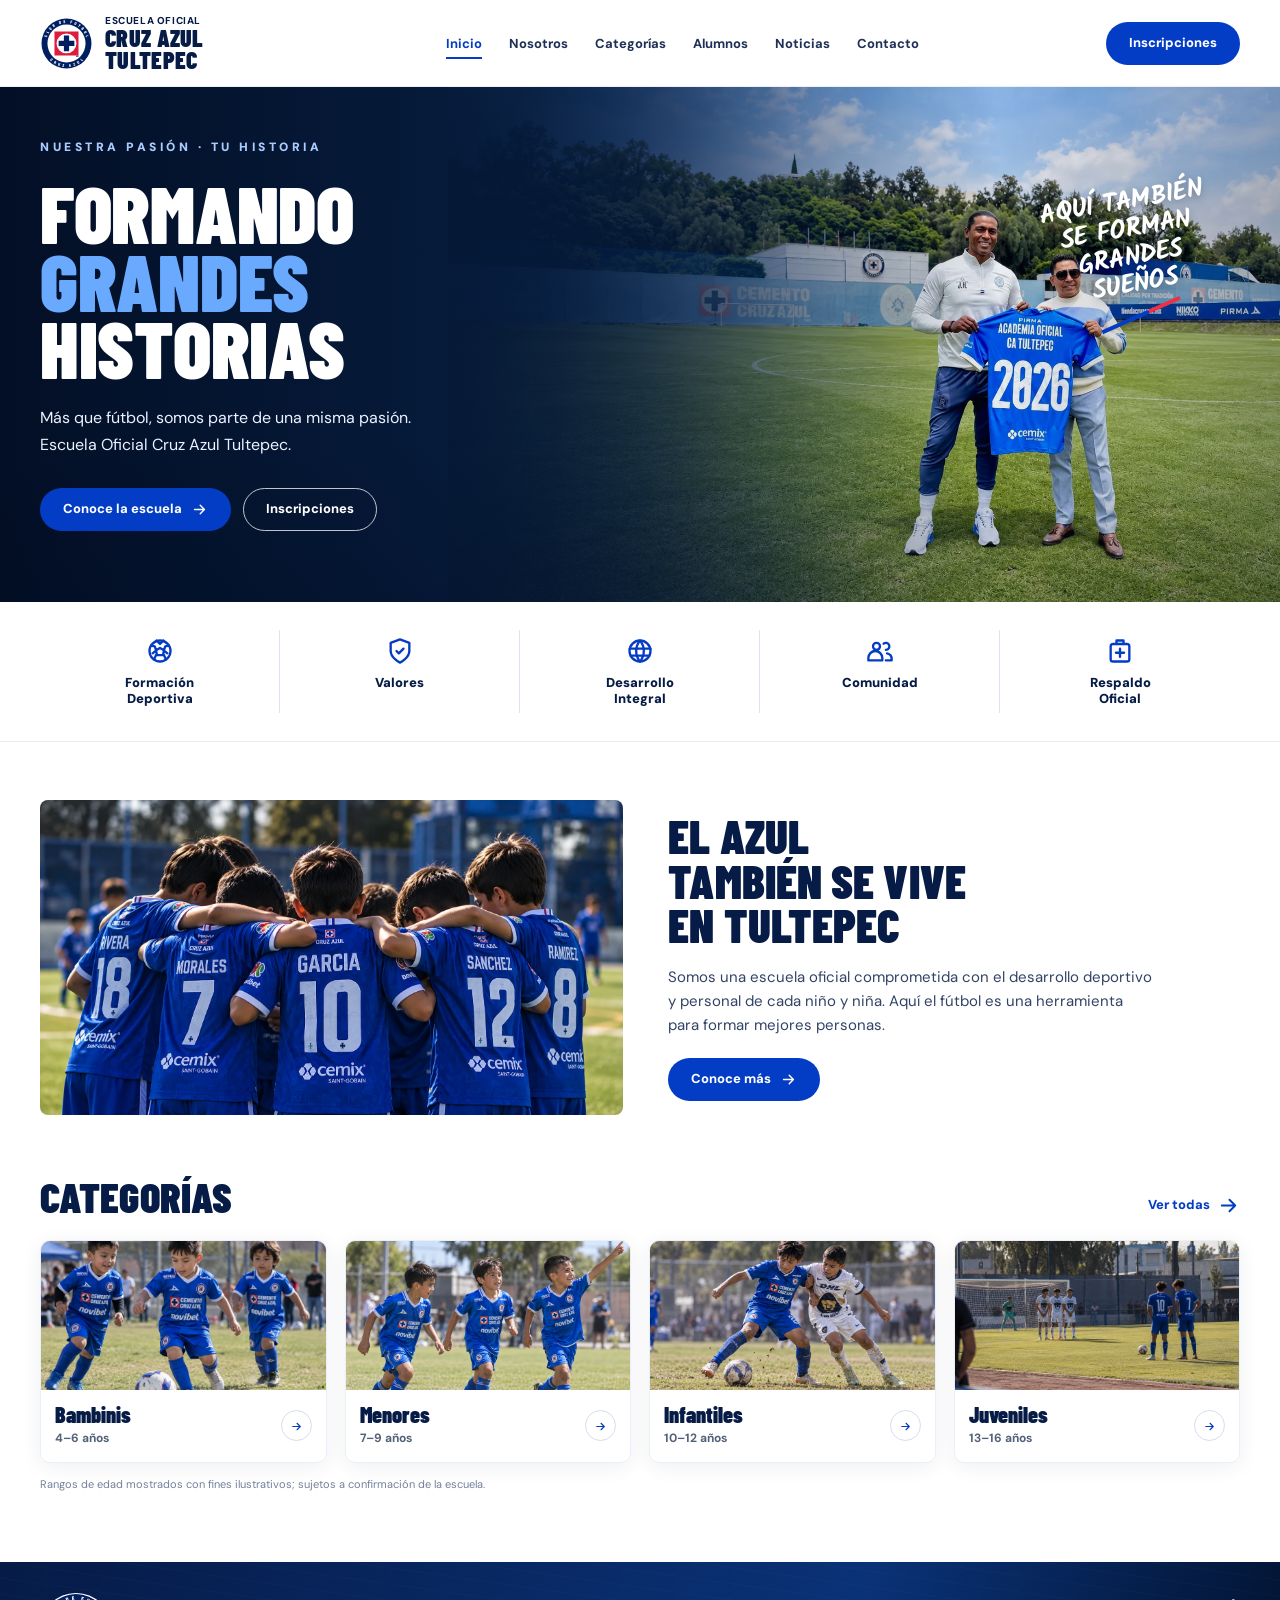
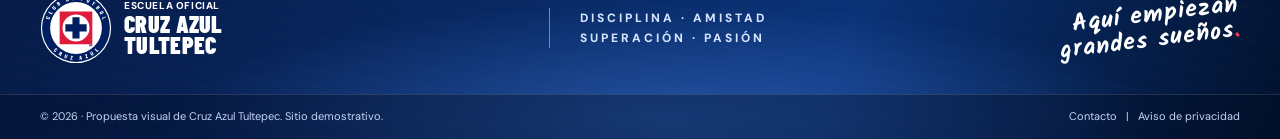
<file: index.html>
<!DOCTYPE html><html lang="es-MX"><head><meta charset="UTF-8"><meta name="viewport" content="width=device-width,initial-scale=1"><meta name="color-scheme" content="light"><meta name="theme-color" content="#061b46"><meta name="description" content="Prototipo web de la Escuela Oficial Cruz Azul Tultepec: formación, categorías y fichas ilustrativas de alumnos."><title>Inicio | Cruz Azul Tultepec · Demo</title><link rel="icon" type="image/svg+xml" href="assets/img/escudo-conceptual.svg"><link rel="stylesheet" href="assets/css/styles.css"></head><body class=""><div class="site-shell"><header class="site-header"><div class="container nav">
<a class="brand" href="index.html" aria-label="Inicio Cruz Azul Tultepec"><img class="brand-mark" src="assets/img/escudo-conceptual.svg" alt="Emblema conceptual"><div class="brand-words"><small>ESCUELA OFICIAL</small><span>CRUZ AZUL</span><span>TULTEPEC</span></div></a>
<nav aria-label="Menú principal"><ul class="nav-list" id="primary-menu"><li><a href="index.html" class="active" aria-current="page">Inicio</a></li><li><a href="nosotros.html" class="" >Nosotros</a></li><li><a href="categorias.html" class="" >Categorías</a></li><li><a href="alumnos.html" class="" >Alumnos</a></li><li><a href="noticias.html" class="" >Noticias</a></li><li><a href="contacto.html" class="" >Contacto</a></li></ul></nav>
<a class="btn btn-head" href="inscripciones.html">Inscripciones</a>
<button class="nav-toggle" type="button" aria-expanded="false" aria-controls="primary-menu" aria-label="Abrir menú"><svg class="ico" viewBox="0 0 24 24" aria-hidden="true"><path d="M3 6h18M3 12h18M3 18h18" /></svg></button>
</div></header><main class="main-content" id="contenido"><section class="hero"><div class="hero-photo" aria-hidden="true"></div><div class="container hero-inner"><div class="hero-copy"><div class="eyebrow eyebrow-light">Nuestra pasión · Tu historia</div><h1>FORMANDO<br><em>GRANDES</em><br>HISTORIAS</h1><p>Más que fútbol, somos parte de una misma pasión. Escuela Oficial Cruz Azul Tultepec.</p><div class="hero-actions"><a class="btn" href="nosotros.html">Conoce la escuela<span data-icon="arrow-right"></span></a><a class="btn btn-outline" href="inscripciones.html">Inscripciones</a></div></div><div class="hero-scribble scribble">AQUÍ TAMBIÉN<br>SE FORMAN<br>GRANDES<br>SUEÑOS<div class="scribble-rule"></div></div></div></section>
<section class="values"><div class="container values-grid"><div class="value"><span data-icon="ball"></span><span>Formación<br>Deportiva</span></div><div class="value"><span data-icon="shield"></span><span>Valores</span></div><div class="value"><span data-icon="globe"></span><span>Desarrollo<br>Integral</span></div><div class="value"><span data-icon="users"></span><span>Comunidad</span></div><div class="value"><span data-icon="medical"></span><span>Respaldo<br>Oficial</span></div></div></section>
<section class="section"><div class="container about-split"><img src="assets/img/team-huddle.webp" alt="Equipo infantil reunido antes de jugar"><div class="about-copy"><h2 class="section-title">EL AZUL<br>TAMBIÉN SE VIVE<br>EN TULTEPEC</h2><p>Somos una escuela oficial comprometida con el desarrollo deportivo y personal de cada niño y niña. Aquí el fútbol es una herramienta para formar mejores personas.</p><a class="btn" href="nosotros.html">Conoce más<span data-icon="arrow-right"></span></a></div></div></section>
<section class="section" style="padding-top:4px"><div class="container"><div class="section-heading"><h2 class="section-title">Categorías</h2><a href="categorias.html" class="text-link">Ver todas <span data-icon="arrow-right"></span></a></div><div class="category-grid"><a class="category-card" href="categorias.html#categoria-1"><img loading="lazy" src="assets/img/category-1.webp" alt="Niños en entrenamiento de fútbol, imagen de referencia"><div class="category-card-body"><div><strong>Bambinis</strong><small>4–6 años</small></div><span class="circle-arrow"><span data-icon="arrow-right"></span></span></div></a><a class="category-card" href="categorias.html#categoria-2"><img loading="lazy" src="assets/img/category-2.webp" alt="Niños en entrenamiento de fútbol, imagen de referencia"><div class="category-card-body"><div><strong>Menores</strong><small>7–9 años</small></div><span class="circle-arrow"><span data-icon="arrow-right"></span></span></div></a><a class="category-card" href="categorias.html#categoria-3"><img loading="lazy" src="assets/img/category-3.webp" alt="Niños en entrenamiento de fútbol, imagen de referencia"><div class="category-card-body"><div><strong>Infantiles</strong><small>10–12 años</small></div><span class="circle-arrow"><span data-icon="arrow-right"></span></span></div></a><a class="category-card" href="categorias.html#categoria-4"><img loading="lazy" src="assets/img/category-4.webp" alt="Niños en entrenamiento de fútbol, imagen de referencia"><div class="category-card-body"><div><strong>Juveniles</strong><small>13–16 años</small></div><span class="circle-arrow"><span data-icon="arrow-right"></span></span></div></a></div><p class="small-print" style="margin-top:13px">Rangos de edad mostrados con fines ilustrativos; sujetos a confirmación de la escuela.</p></div></section></main><footer class="site-footer"><div class="container footer-inner"><a class="brand" href="index.html"><img class="brand-mark" src="assets/img/escudo-conceptual.svg" alt="Emblema conceptual"><div class="brand-words"><small>ESCUELA OFICIAL</small><span>CRUZ AZUL</span><span>TULTEPEC</span></div></a><div class="footer-middle">Disciplina · Amistad<br>Superación · Pasión</div><div class="footer-tagline">Aquí empiezan<br>grandes sueños<span style="color:#f3364b">.</span></div></div><div class="footer-bottom"><div class="container"><span>© 2026 · Propuesta visual de Cruz Azul Tultepec. Sitio demostrativo.</span><span><a href="contacto.html">Contacto</a> &nbsp; | &nbsp; <a href="aviso.html">Aviso de privacidad</a></span></div></div></footer></div><script src="assets/js/site.js" defer></script></body></html>
</file>
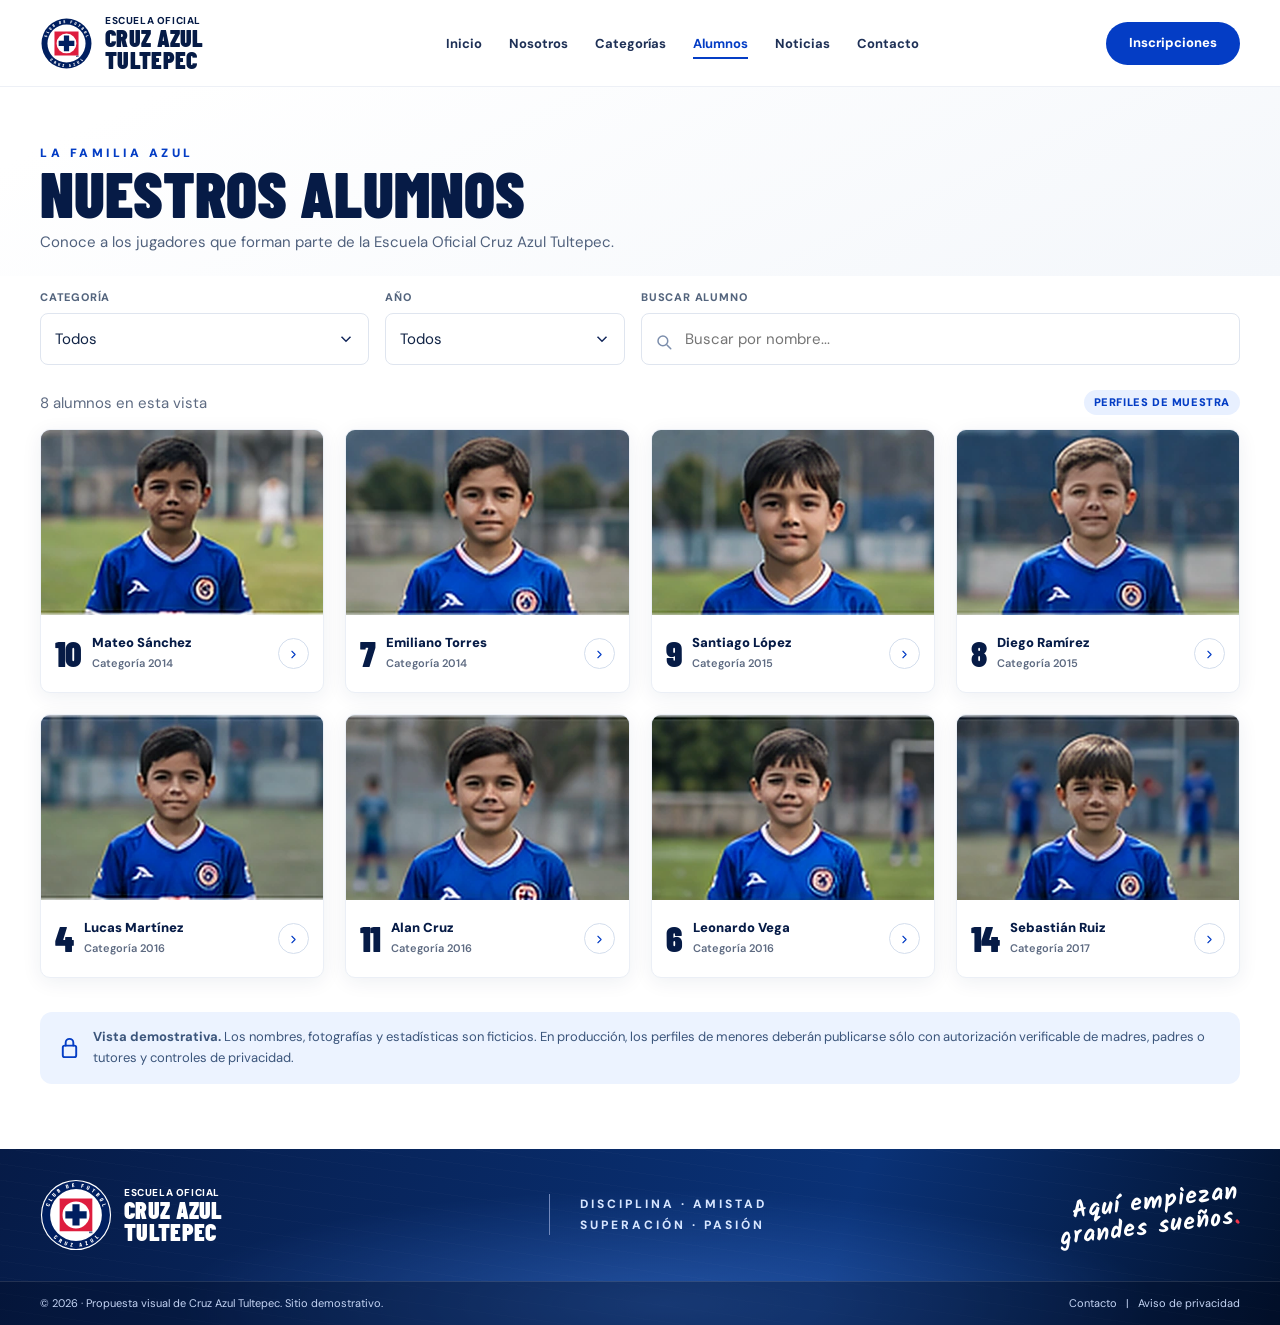
<file: alumnos.html>
<!DOCTYPE html><html lang="es-MX"><head><meta charset="UTF-8"><meta name="viewport" content="width=device-width,initial-scale=1"><meta name="color-scheme" content="light"><meta name="theme-color" content="#061b46"><meta name="description" content="Prototipo web de la Escuela Oficial Cruz Azul Tultepec: formación, categorías y fichas ilustrativas de alumnos."><title>Nuestros alumnos | Cruz Azul Tultepec · Demo</title><link rel="icon" type="image/svg+xml" href="assets/img/escudo-conceptual.svg"><link rel="stylesheet" href="assets/css/styles.css"></head><body class=""><div class="site-shell"><header class="site-header"><div class="container nav">
<a class="brand" href="index.html" aria-label="Inicio Cruz Azul Tultepec"><img class="brand-mark" src="assets/img/escudo-conceptual.svg" alt="Emblema conceptual"><div class="brand-words"><small>ESCUELA OFICIAL</small><span>CRUZ AZUL</span><span>TULTEPEC</span></div></a>
<nav aria-label="Menú principal"><ul class="nav-list" id="primary-menu"><li><a href="index.html" class="" >Inicio</a></li><li><a href="nosotros.html" class="" >Nosotros</a></li><li><a href="categorias.html" class="" >Categorías</a></li><li><a href="alumnos.html" class="active" aria-current="page">Alumnos</a></li><li><a href="noticias.html" class="" >Noticias</a></li><li><a href="contacto.html" class="" >Contacto</a></li></ul></nav>
<a class="btn btn-head" href="inscripciones.html">Inscripciones</a>
<button class="nav-toggle" type="button" aria-expanded="false" aria-controls="primary-menu" aria-label="Abrir menú"><svg class="ico" viewBox="0 0 24 24" aria-hidden="true"><path d="M3 6h18M3 12h18M3 18h18" /></svg></button>
</div></header><main class="main-content" id="contenido"><section class="page-hero"><div class="container"><div class="eyebrow">La familia azul</div><h1>NUESTROS ALUMNOS</h1><p>Conoce a los jugadores que forman parte de la Escuela Oficial Cruz Azul Tultepec.</p></div></section>
<section class="page-margin-bottom"><div class="container"><div class="filter-panel"><div class="field"><label for="category-filter">Categoría</label><select id="category-filter"><option value="">Todos</option><option value="Infantil">Infantil</option><option value="Menores">Menores</option></select></div><div class="field"><label for="year-filter">Año</label><select id="year-filter"><option value="">Todos</option><option>2014</option><option>2015</option><option>2016</option><option>2017</option></select></div><div class="field field-search"><label for="search-player">Buscar alumno</label><span data-icon="search"></span><input id="search-player" type="search" placeholder="Buscar por nombre..." aria-label="Buscar alumno"></div></div><div class="section-heading" style="margin-bottom:14px"><span class="muted" id="result-count">8 alumnos en esta vista</span><span class="chip">Perfiles de muestra</span></div><div class="students-grid"><a class="student-card" data-name="mateo sánchez" data-year="2014" data-category="Infantil" href="perfil.html?id=1"><img loading="lazy" src="assets/img/kid-01.webp" alt="Retrato ilustrativo de Mateo Sánchez"><div class="student-card-bottom"><span class="student-number">10</span><div class="student-meta"><div class="student-name">Mateo Sánchez</div><small>Categoría 2014</small></div><span class="circle-arrow"><span data-icon="chevron-right"></span></span></div></a><a class="student-card" data-name="emiliano torres" data-year="2014" data-category="Infantil" href="perfil.html?id=2"><img loading="lazy" src="assets/img/kid-02.webp" alt="Retrato ilustrativo de Emiliano Torres"><div class="student-card-bottom"><span class="student-number">7</span><div class="student-meta"><div class="student-name">Emiliano Torres</div><small>Categoría 2014</small></div><span class="circle-arrow"><span data-icon="chevron-right"></span></span></div></a><a class="student-card" data-name="santiago lópez" data-year="2015" data-category="Infantil" href="perfil.html?id=3"><img loading="lazy" src="assets/img/kid-03.webp" alt="Retrato ilustrativo de Santiago López"><div class="student-card-bottom"><span class="student-number">9</span><div class="student-meta"><div class="student-name">Santiago López</div><small>Categoría 2015</small></div><span class="circle-arrow"><span data-icon="chevron-right"></span></span></div></a><a class="student-card" data-name="diego ramírez" data-year="2015" data-category="Infantil" href="perfil.html?id=4"><img loading="lazy" src="assets/img/kid-04.webp" alt="Retrato ilustrativo de Diego Ramírez"><div class="student-card-bottom"><span class="student-number">8</span><div class="student-meta"><div class="student-name">Diego Ramírez</div><small>Categoría 2015</small></div><span class="circle-arrow"><span data-icon="chevron-right"></span></span></div></a><a class="student-card" data-name="lucas martínez" data-year="2016" data-category="Menores" href="perfil.html?id=5"><img loading="lazy" src="assets/img/kid-05.webp" alt="Retrato ilustrativo de Lucas Martínez"><div class="student-card-bottom"><span class="student-number">4</span><div class="student-meta"><div class="student-name">Lucas Martínez</div><small>Categoría 2016</small></div><span class="circle-arrow"><span data-icon="chevron-right"></span></span></div></a><a class="student-card" data-name="alan cruz" data-year="2016" data-category="Menores" href="perfil.html?id=6"><img loading="lazy" src="assets/img/kid-06.webp" alt="Retrato ilustrativo de Alan Cruz"><div class="student-card-bottom"><span class="student-number">11</span><div class="student-meta"><div class="student-name">Alan Cruz</div><small>Categoría 2016</small></div><span class="circle-arrow"><span data-icon="chevron-right"></span></span></div></a><a class="student-card" data-name="leonardo vega" data-year="2016" data-category="Menores" href="perfil.html?id=7"><img loading="lazy" src="assets/img/kid-07.webp" alt="Retrato ilustrativo de Leonardo Vega"><div class="student-card-bottom"><span class="student-number">6</span><div class="student-meta"><div class="student-name">Leonardo Vega</div><small>Categoría 2016</small></div><span class="circle-arrow"><span data-icon="chevron-right"></span></span></div></a><a class="student-card" data-name="sebastián ruiz" data-year="2017" data-category="Menores" href="perfil.html?id=8"><img loading="lazy" src="assets/img/kid-08.webp" alt="Retrato ilustrativo de Sebastián Ruiz"><div class="student-card-bottom"><span class="student-number">14</span><div class="student-meta"><div class="student-name">Sebastián Ruiz</div><small>Categoría 2017</small></div><span class="circle-arrow"><span data-icon="chevron-right"></span></span></div></a></div><div id="empty-state" class="empty-state" hidden>No encontramos alumnos con esos filtros. Prueba con otro nombre o categoría.</div><div class="directory-foot"><span data-icon="lock"></span><span><strong>Vista demostrativa.</strong> Los nombres, fotografías y estadísticas son ficticios. En producción, los perfiles de menores deberán publicarse sólo con autorización verificable de madres, padres o tutores y controles de privacidad.</span></div></div></section></main><footer class="site-footer"><div class="container footer-inner"><a class="brand" href="index.html"><img class="brand-mark" src="assets/img/escudo-conceptual.svg" alt="Emblema conceptual"><div class="brand-words"><small>ESCUELA OFICIAL</small><span>CRUZ AZUL</span><span>TULTEPEC</span></div></a><div class="footer-middle">Disciplina · Amistad<br>Superación · Pasión</div><div class="footer-tagline">Aquí empiezan<br>grandes sueños<span style="color:#f3364b">.</span></div></div><div class="footer-bottom"><div class="container"><span>© 2026 · Propuesta visual de Cruz Azul Tultepec. Sitio demostrativo.</span><span><a href="contacto.html">Contacto</a> &nbsp; | &nbsp; <a href="aviso.html">Aviso de privacidad</a></span></div></div></footer></div><script src="assets/js/site.js" defer></script></body></html>
</file>
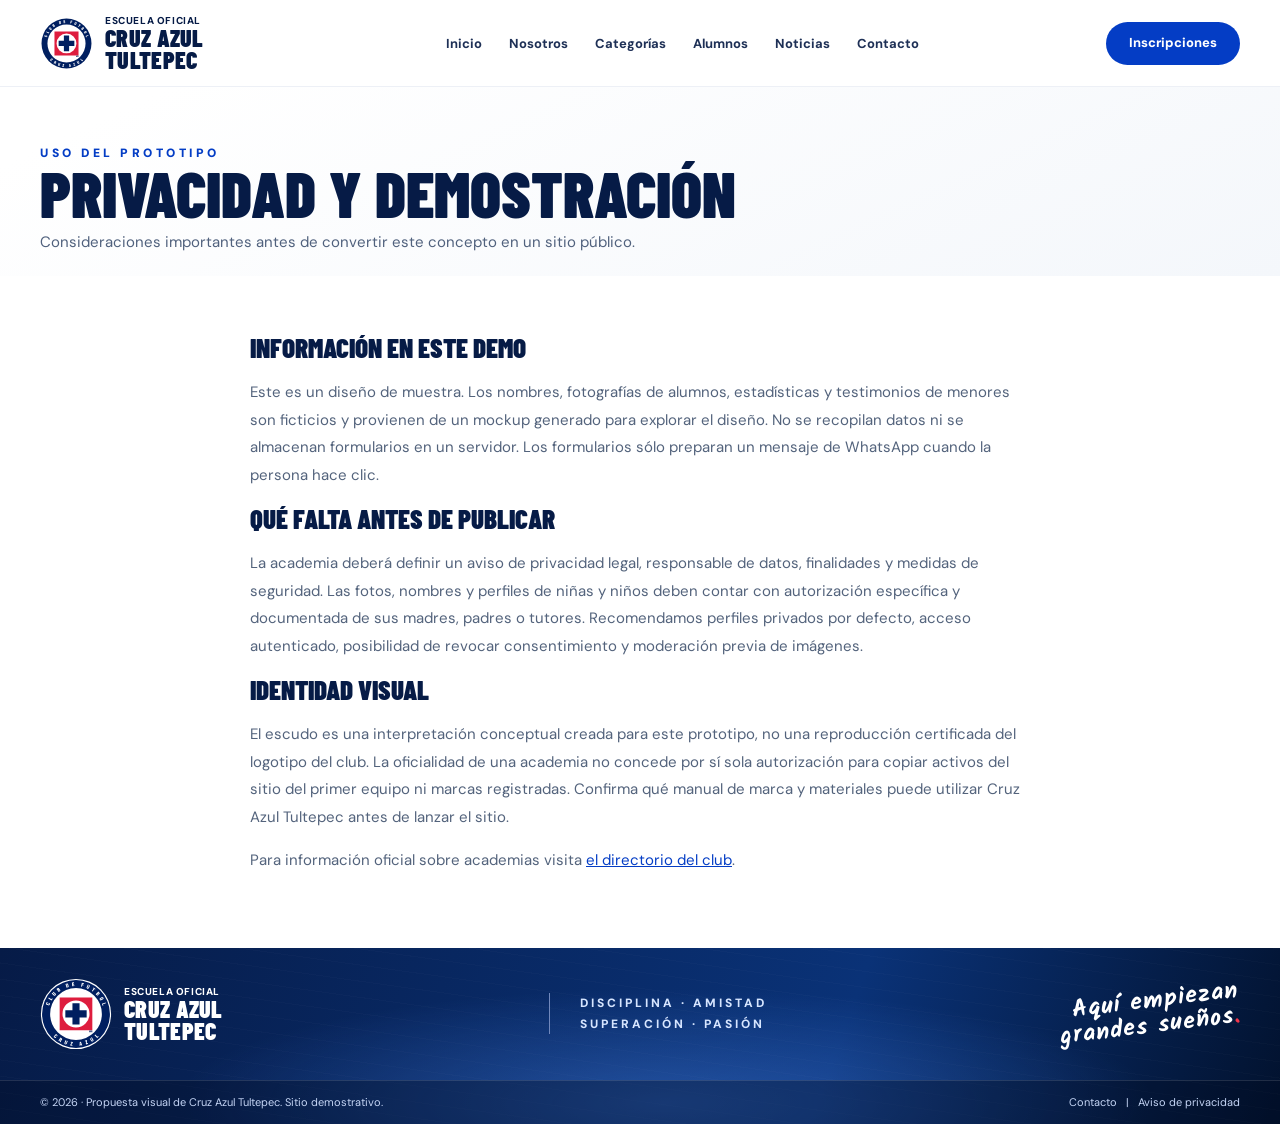
<file: aviso.html>
<!DOCTYPE html><html lang="es-MX"><head><meta charset="UTF-8"><meta name="viewport" content="width=device-width,initial-scale=1"><meta name="color-scheme" content="light"><meta name="theme-color" content="#061b46"><meta name="description" content="Prototipo web de la Escuela Oficial Cruz Azul Tultepec: formación, categorías y fichas ilustrativas de alumnos."><title>Privacidad | Cruz Azul Tultepec · Demo</title><link rel="icon" type="image/svg+xml" href="assets/img/escudo-conceptual.svg"><link rel="stylesheet" href="assets/css/styles.css"></head><body class=""><div class="site-shell"><header class="site-header"><div class="container nav">
<a class="brand" href="index.html" aria-label="Inicio Cruz Azul Tultepec"><img class="brand-mark" src="assets/img/escudo-conceptual.svg" alt="Emblema conceptual"><div class="brand-words"><small>ESCUELA OFICIAL</small><span>CRUZ AZUL</span><span>TULTEPEC</span></div></a>
<nav aria-label="Menú principal"><ul class="nav-list" id="primary-menu"><li><a href="index.html" class="" >Inicio</a></li><li><a href="nosotros.html" class="" >Nosotros</a></li><li><a href="categorias.html" class="" >Categorías</a></li><li><a href="alumnos.html" class="" >Alumnos</a></li><li><a href="noticias.html" class="" >Noticias</a></li><li><a href="contacto.html" class="" >Contacto</a></li></ul></nav>
<a class="btn btn-head" href="inscripciones.html">Inscripciones</a>
<button class="nav-toggle" type="button" aria-expanded="false" aria-controls="primary-menu" aria-label="Abrir menú"><svg class="ico" viewBox="0 0 24 24" aria-hidden="true"><path d="M3 6h18M3 12h18M3 18h18" /></svg></button>
</div></header><main class="main-content" id="contenido"><section class="page-hero"><div class="container"><div class="eyebrow">Uso del prototipo</div><h1>PRIVACIDAD Y DEMOSTRACIÓN</h1><p>Consideraciones importantes antes de convertir este concepto en un sitio público.</p></div></section><section class="section"><div class="container article-copy"><h2 class="profile-title">Información en este demo</h2><p>Este es un diseño de muestra. Los nombres, fotografías de alumnos, estadísticas y testimonios de menores son ficticios y provienen de un mockup generado para explorar el diseño. No se recopilan datos ni se almacenan formularios en un servidor. Los formularios sólo preparan un mensaje de WhatsApp cuando la persona hace clic.</p><h2 class="profile-title">Qué falta antes de publicar</h2><p>La academia deberá definir un aviso de privacidad legal, responsable de datos, finalidades y medidas de seguridad. Las fotos, nombres y perfiles de niñas y niños deben contar con autorización específica y documentada de sus madres, padres o tutores. Recomendamos perfiles privados por defecto, acceso autenticado, posibilidad de revocar consentimiento y moderación previa de imágenes.</p><h2 class="profile-title">Identidad visual</h2><p>El escudo es una interpretación conceptual creada para este prototipo, no una reproducción certificada del logotipo del club. La oficialidad de una academia no concede por sí sola autorización para copiar activos del sitio del primer equipo ni marcas registradas. Confirma qué manual de marca y materiales puede utilizar Cruz Azul Tultepec antes de lanzar el sitio.</p><p>Para información oficial sobre academias visita <a href="https://cfcruzazul.com/escuelas-oficiales-cruz-azul/" target="_blank" rel="noopener noreferrer" style="color:var(--blue);text-decoration:underline">el directorio del club</a>.</p></div></section></main><footer class="site-footer"><div class="container footer-inner"><a class="brand" href="index.html"><img class="brand-mark" src="assets/img/escudo-conceptual.svg" alt="Emblema conceptual"><div class="brand-words"><small>ESCUELA OFICIAL</small><span>CRUZ AZUL</span><span>TULTEPEC</span></div></a><div class="footer-middle">Disciplina · Amistad<br>Superación · Pasión</div><div class="footer-tagline">Aquí empiezan<br>grandes sueños<span style="color:#f3364b">.</span></div></div><div class="footer-bottom"><div class="container"><span>© 2026 · Propuesta visual de Cruz Azul Tultepec. Sitio demostrativo.</span><span><a href="contacto.html">Contacto</a> &nbsp; | &nbsp; <a href="aviso.html">Aviso de privacidad</a></span></div></div></footer></div><script src="assets/js/site.js" defer></script></body></html>
</file>
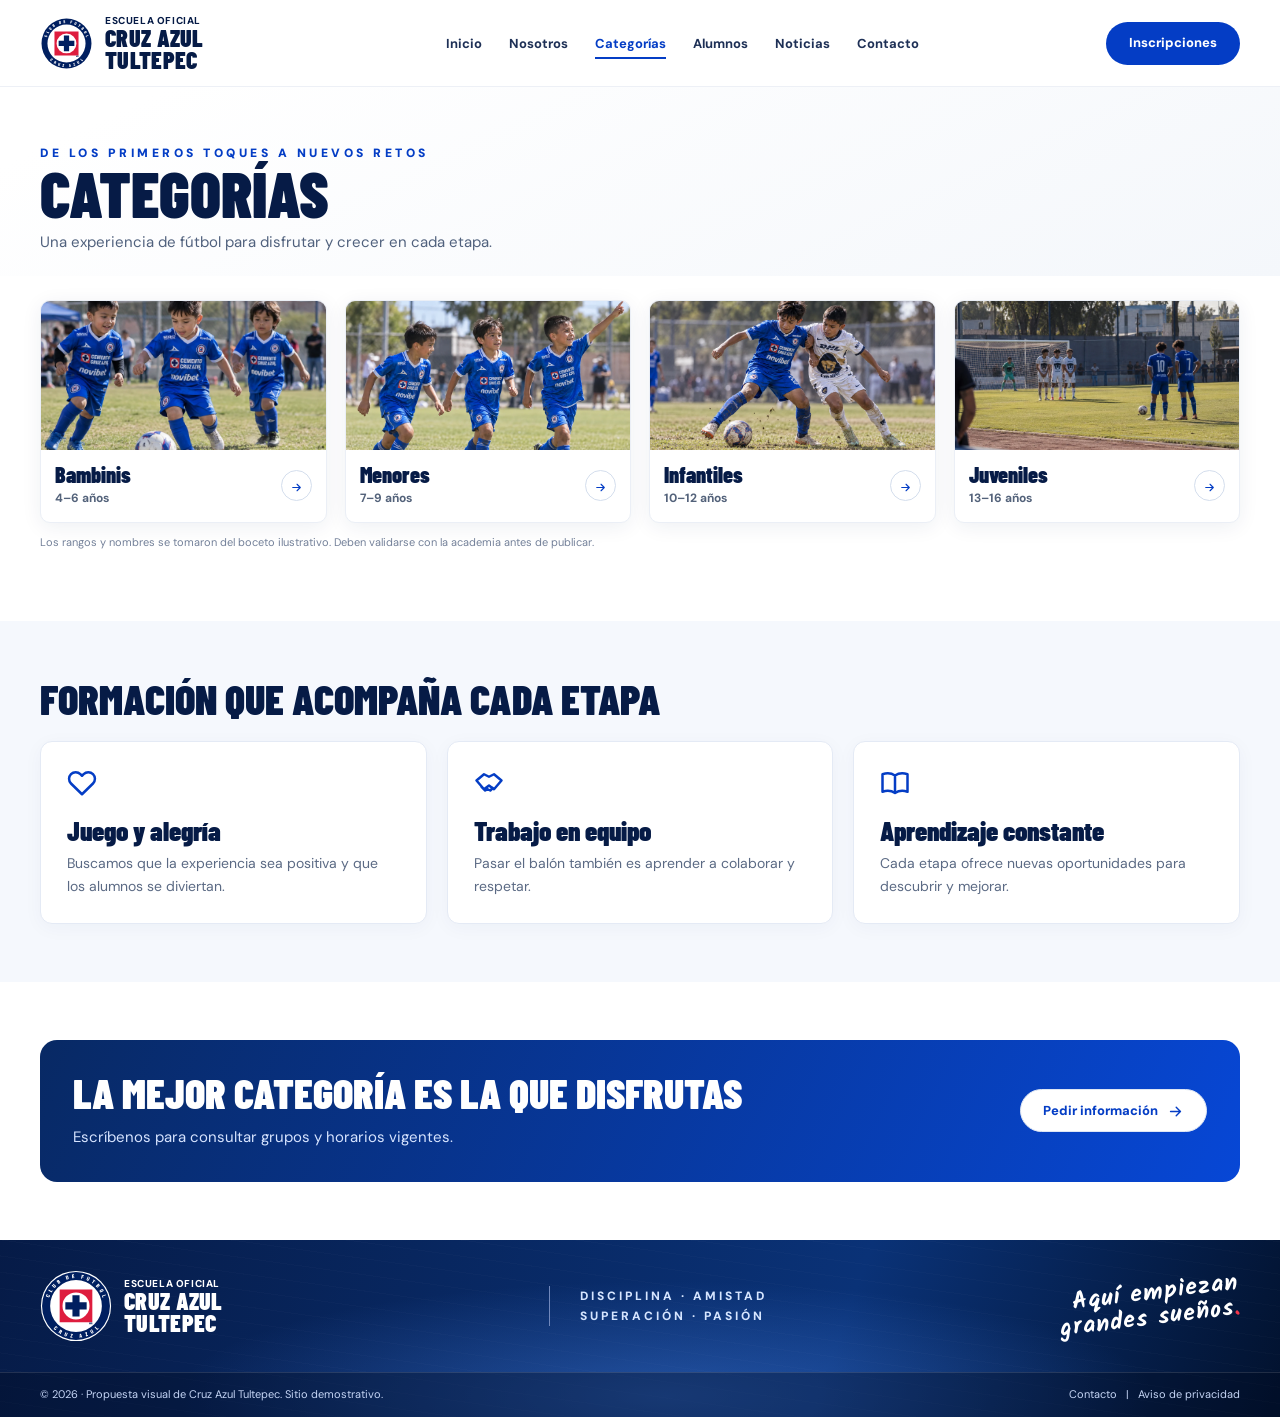
<file: categorias.html>
<!DOCTYPE html><html lang="es-MX"><head><meta charset="UTF-8"><meta name="viewport" content="width=device-width,initial-scale=1"><meta name="color-scheme" content="light"><meta name="theme-color" content="#061b46"><meta name="description" content="Prototipo web de la Escuela Oficial Cruz Azul Tultepec: formación, categorías y fichas ilustrativas de alumnos."><title>Categorías | Cruz Azul Tultepec · Demo</title><link rel="icon" type="image/svg+xml" href="assets/img/escudo-conceptual.svg"><link rel="stylesheet" href="assets/css/styles.css"></head><body class=""><div class="site-shell"><header class="site-header"><div class="container nav">
<a class="brand" href="index.html" aria-label="Inicio Cruz Azul Tultepec"><img class="brand-mark" src="assets/img/escudo-conceptual.svg" alt="Emblema conceptual"><div class="brand-words"><small>ESCUELA OFICIAL</small><span>CRUZ AZUL</span><span>TULTEPEC</span></div></a>
<nav aria-label="Menú principal"><ul class="nav-list" id="primary-menu"><li><a href="index.html" class="" >Inicio</a></li><li><a href="nosotros.html" class="" >Nosotros</a></li><li><a href="categorias.html" class="active" aria-current="page">Categorías</a></li><li><a href="alumnos.html" class="" >Alumnos</a></li><li><a href="noticias.html" class="" >Noticias</a></li><li><a href="contacto.html" class="" >Contacto</a></li></ul></nav>
<a class="btn btn-head" href="inscripciones.html">Inscripciones</a>
<button class="nav-toggle" type="button" aria-expanded="false" aria-controls="primary-menu" aria-label="Abrir menú"><svg class="ico" viewBox="0 0 24 24" aria-hidden="true"><path d="M3 6h18M3 12h18M3 18h18" /></svg></button>
</div></header><main class="main-content" id="contenido"><section class="page-hero"><div class="container"><div class="eyebrow">De los primeros toques a nuevos retos</div><h1>CATEGORÍAS</h1><p>Una experiencia de fútbol para disfrutar y crecer en cada etapa.</p></div></section>
<section class="section" style="padding-top:24px"><div class="container"><div class="category-grid"><a class="category-card" href="categorias.html#categoria-1"><img loading="lazy" src="assets/img/category-1.webp" alt="Niños en entrenamiento de fútbol, imagen de referencia"><div class="category-card-body"><div><strong>Bambinis</strong><small>4–6 años</small></div><span class="circle-arrow"><span data-icon="arrow-right"></span></span></div></a><a class="category-card" href="categorias.html#categoria-2"><img loading="lazy" src="assets/img/category-2.webp" alt="Niños en entrenamiento de fútbol, imagen de referencia"><div class="category-card-body"><div><strong>Menores</strong><small>7–9 años</small></div><span class="circle-arrow"><span data-icon="arrow-right"></span></span></div></a><a class="category-card" href="categorias.html#categoria-3"><img loading="lazy" src="assets/img/category-3.webp" alt="Niños en entrenamiento de fútbol, imagen de referencia"><div class="category-card-body"><div><strong>Infantiles</strong><small>10–12 años</small></div><span class="circle-arrow"><span data-icon="arrow-right"></span></span></div></a><a class="category-card" href="categorias.html#categoria-4"><img loading="lazy" src="assets/img/category-4.webp" alt="Niños en entrenamiento de fútbol, imagen de referencia"><div class="category-card-body"><div><strong>Juveniles</strong><small>13–16 años</small></div><span class="circle-arrow"><span data-icon="arrow-right"></span></span></div></a></div><p class="small-print">Los rangos y nombres se tomaron del boceto ilustrativo. Deben validarse con la academia antes de publicar.</p></div></section>
<section class="section soft-section"><div class="container"><div class="section-heading"><h2 class="section-title">Formación que acompaña cada etapa</h2></div><div class="feature-grid"><div class="feature"><span data-icon="heart"></span><h3>Juego y alegría</h3><p>Buscamos que la experiencia sea positiva y que los alumnos se diviertan.</p></div><div class="feature"><span data-icon="handshake"></span><h3>Trabajo en equipo</h3><p>Pasar el balón también es aprender a colaborar y respetar.</p></div><div class="feature"><span data-icon="book"></span><h3>Aprendizaje constante</h3><p>Cada etapa ofrece nuevas oportunidades para descubrir y mejorar.</p></div></div></div></section><section class="section"><div class="container"><div class="info-banner"><div><h2>LA MEJOR CATEGORÍA ES LA QUE DISFRUTAS</h2><p>Escríbenos para consultar grupos y horarios vigentes.</p></div><a class="btn btn-white" href="inscripciones.html">Pedir información<span data-icon="arrow-right"></span></a></div></div></section></main><footer class="site-footer"><div class="container footer-inner"><a class="brand" href="index.html"><img class="brand-mark" src="assets/img/escudo-conceptual.svg" alt="Emblema conceptual"><div class="brand-words"><small>ESCUELA OFICIAL</small><span>CRUZ AZUL</span><span>TULTEPEC</span></div></a><div class="footer-middle">Disciplina · Amistad<br>Superación · Pasión</div><div class="footer-tagline">Aquí empiezan<br>grandes sueños<span style="color:#f3364b">.</span></div></div><div class="footer-bottom"><div class="container"><span>© 2026 · Propuesta visual de Cruz Azul Tultepec. Sitio demostrativo.</span><span><a href="contacto.html">Contacto</a> &nbsp; | &nbsp; <a href="aviso.html">Aviso de privacidad</a></span></div></div></footer></div><script src="assets/js/site.js" defer></script></body></html>
</file>
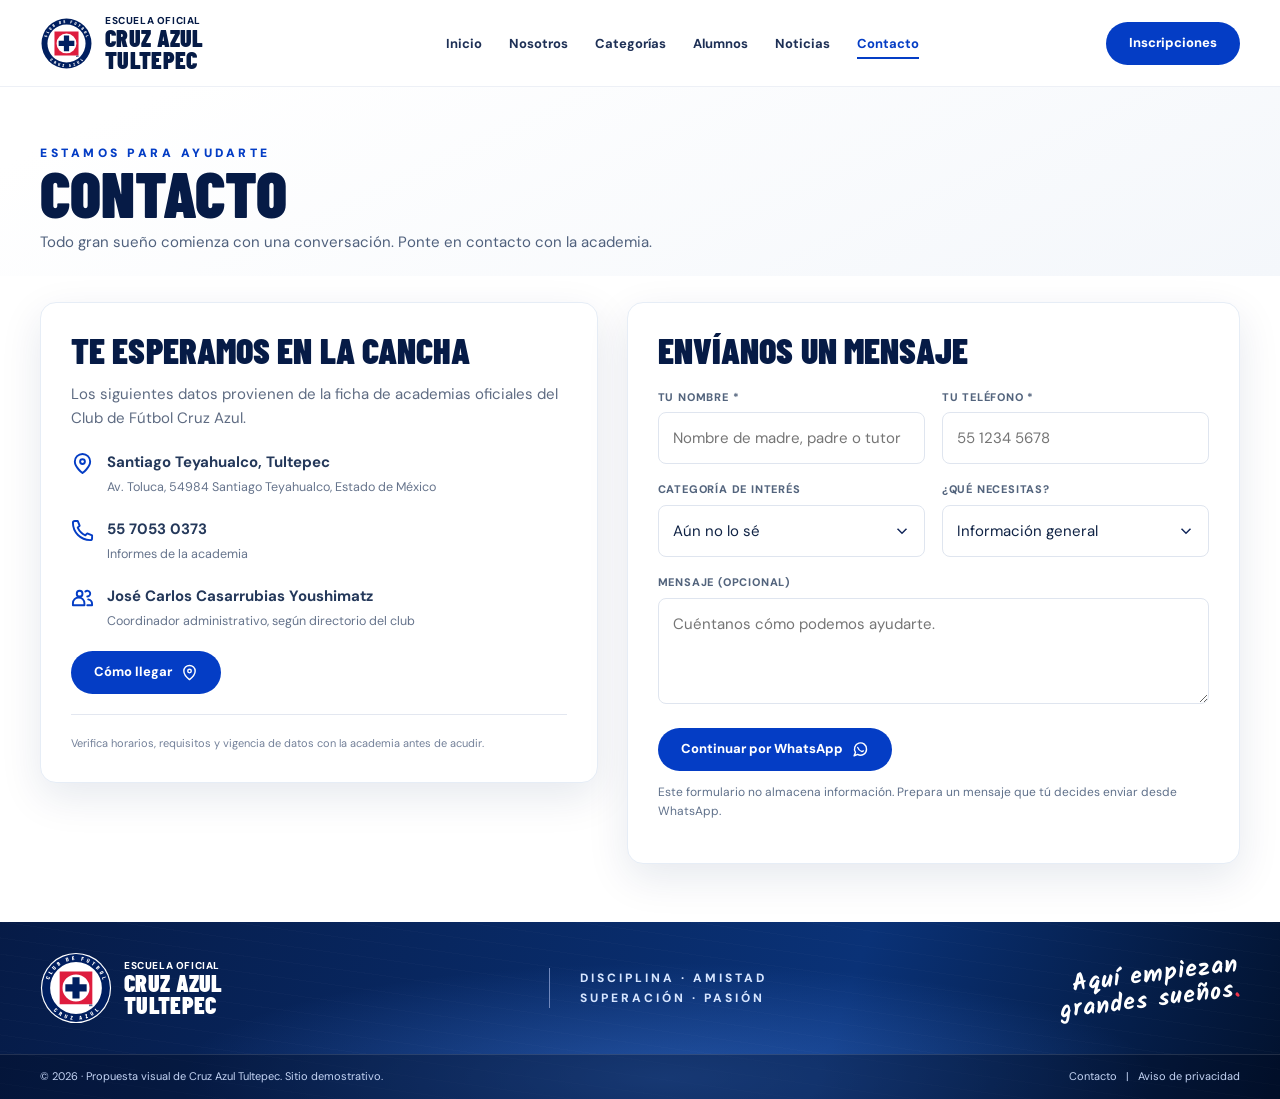
<file: contacto.html>
<!DOCTYPE html><html lang="es-MX"><head><meta charset="UTF-8"><meta name="viewport" content="width=device-width,initial-scale=1"><meta name="color-scheme" content="light"><meta name="theme-color" content="#061b46"><meta name="description" content="Prototipo web de la Escuela Oficial Cruz Azul Tultepec: formación, categorías y fichas ilustrativas de alumnos."><title>Contacto | Cruz Azul Tultepec · Demo</title><link rel="icon" type="image/svg+xml" href="assets/img/escudo-conceptual.svg"><link rel="stylesheet" href="assets/css/styles.css"></head><body class=""><div class="site-shell"><header class="site-header"><div class="container nav">
<a class="brand" href="index.html" aria-label="Inicio Cruz Azul Tultepec"><img class="brand-mark" src="assets/img/escudo-conceptual.svg" alt="Emblema conceptual"><div class="brand-words"><small>ESCUELA OFICIAL</small><span>CRUZ AZUL</span><span>TULTEPEC</span></div></a>
<nav aria-label="Menú principal"><ul class="nav-list" id="primary-menu"><li><a href="index.html" class="" >Inicio</a></li><li><a href="nosotros.html" class="" >Nosotros</a></li><li><a href="categorias.html" class="" >Categorías</a></li><li><a href="alumnos.html" class="" >Alumnos</a></li><li><a href="noticias.html" class="" >Noticias</a></li><li><a href="contacto.html" class="active" aria-current="page">Contacto</a></li></ul></nav>
<a class="btn btn-head" href="inscripciones.html">Inscripciones</a>
<button class="nav-toggle" type="button" aria-expanded="false" aria-controls="primary-menu" aria-label="Abrir menú"><svg class="ico" viewBox="0 0 24 24" aria-hidden="true"><path d="M3 6h18M3 12h18M3 18h18" /></svg></button>
</div></header><main class="main-content" id="contenido"><section class="page-hero"><div class="container"><div class="eyebrow">Estamos para ayudarte</div><h1>CONTACTO</h1><p>Todo gran sueño comienza con una conversación. Ponte en contacto con la academia.</p></div></section>
<section class="section" style="padding-top:26px"><div class="container contact-grid"><div class="contact-panel"><h2 class="section-title" style="font-size:36px">TE ESPERAMOS EN LA CANCHA</h2><p class="muted">Los siguientes datos provienen de la ficha de academias oficiales del Club de Fútbol Cruz Azul.</p><div class="contact-row"><span data-icon="map-pin"></span><div><strong>Santiago Teyahualco, Tultepec</strong><small>Av. Toluca, 54984 Santiago Teyahualco, Estado de México</small></div></div><div class="contact-row"><span data-icon="phone"></span><div><strong>55 7053 0373</strong><small>Informes de la academia</small></div></div><div class="contact-row"><span data-icon="users"></span><div><strong>José Carlos Casarrubias Youshimatz</strong><small>Coordinador administrativo, según directorio del club</small></div></div><a class="btn" href="https://maps.app.goo.gl/epmEFCMThc8EiQGk9?g_st=iw" rel="noopener noreferrer" target="_blank">Cómo llegar <span data-icon="map-pin"></span></a><div class="thin-divider"></div><div class="small-print">Verifica horarios, requisitos y vigencia de datos con la academia antes de acudir.</div></div><div class="contact-panel"><h2 class="section-title" style="font-size:36px;margin-bottom:22px">ENVÍANOS UN MENSAJE</h2><form data-whatsapp-form><div class="form-grid"><div class="field"><label for="nombre">Tu nombre *</label><input id="nombre" name="Nombre" required maxlength="80" placeholder="Nombre de madre, padre o tutor"></div><div class="field"><label for="cel">Tu teléfono *</label><input id="cel" name="Teléfono" type="tel" required inputmode="tel" minlength="8" maxlength="20" placeholder="55 1234 5678"></div><div class="field"><label for="categoria">Categoría de interés</label><select id="categoria" name="Categoría"><option value="Aún no lo sé">Aún no lo sé</option><option>Bambinis</option><option>Menores</option><option>Infantiles</option><option>Juveniles</option></select></div><div class="field"><label for="asunto">¿Qué necesitas?</label><select id="asunto" name="Asunto"><option>Información general</option><option>Horarios</option><option>Requisitos de inscripción</option><option>Clase muestra</option></select></div><div class="field full"><label for="mensaje">Mensaje (opcional)</label><textarea name="Mensaje" id="mensaje" placeholder="Cuéntanos cómo podemos ayudarte."></textarea></div><div class="full"><button class="btn" type="submit">Continuar por WhatsApp <span data-icon="whatsapp"></span></button><p class="form-help">Este formulario no almacena información. Prepara un mensaje que tú decides enviar desde WhatsApp.</p><div class="form-status" role="status"></div></div></div></form></div></div></section></main><footer class="site-footer"><div class="container footer-inner"><a class="brand" href="index.html"><img class="brand-mark" src="assets/img/escudo-conceptual.svg" alt="Emblema conceptual"><div class="brand-words"><small>ESCUELA OFICIAL</small><span>CRUZ AZUL</span><span>TULTEPEC</span></div></a><div class="footer-middle">Disciplina · Amistad<br>Superación · Pasión</div><div class="footer-tagline">Aquí empiezan<br>grandes sueños<span style="color:#f3364b">.</span></div></div><div class="footer-bottom"><div class="container"><span>© 2026 · Propuesta visual de Cruz Azul Tultepec. Sitio demostrativo.</span><span><a href="contacto.html">Contacto</a> &nbsp; | &nbsp; <a href="aviso.html">Aviso de privacidad</a></span></div></div></footer></div><script src="assets/js/site.js" defer></script></body></html>
</file>
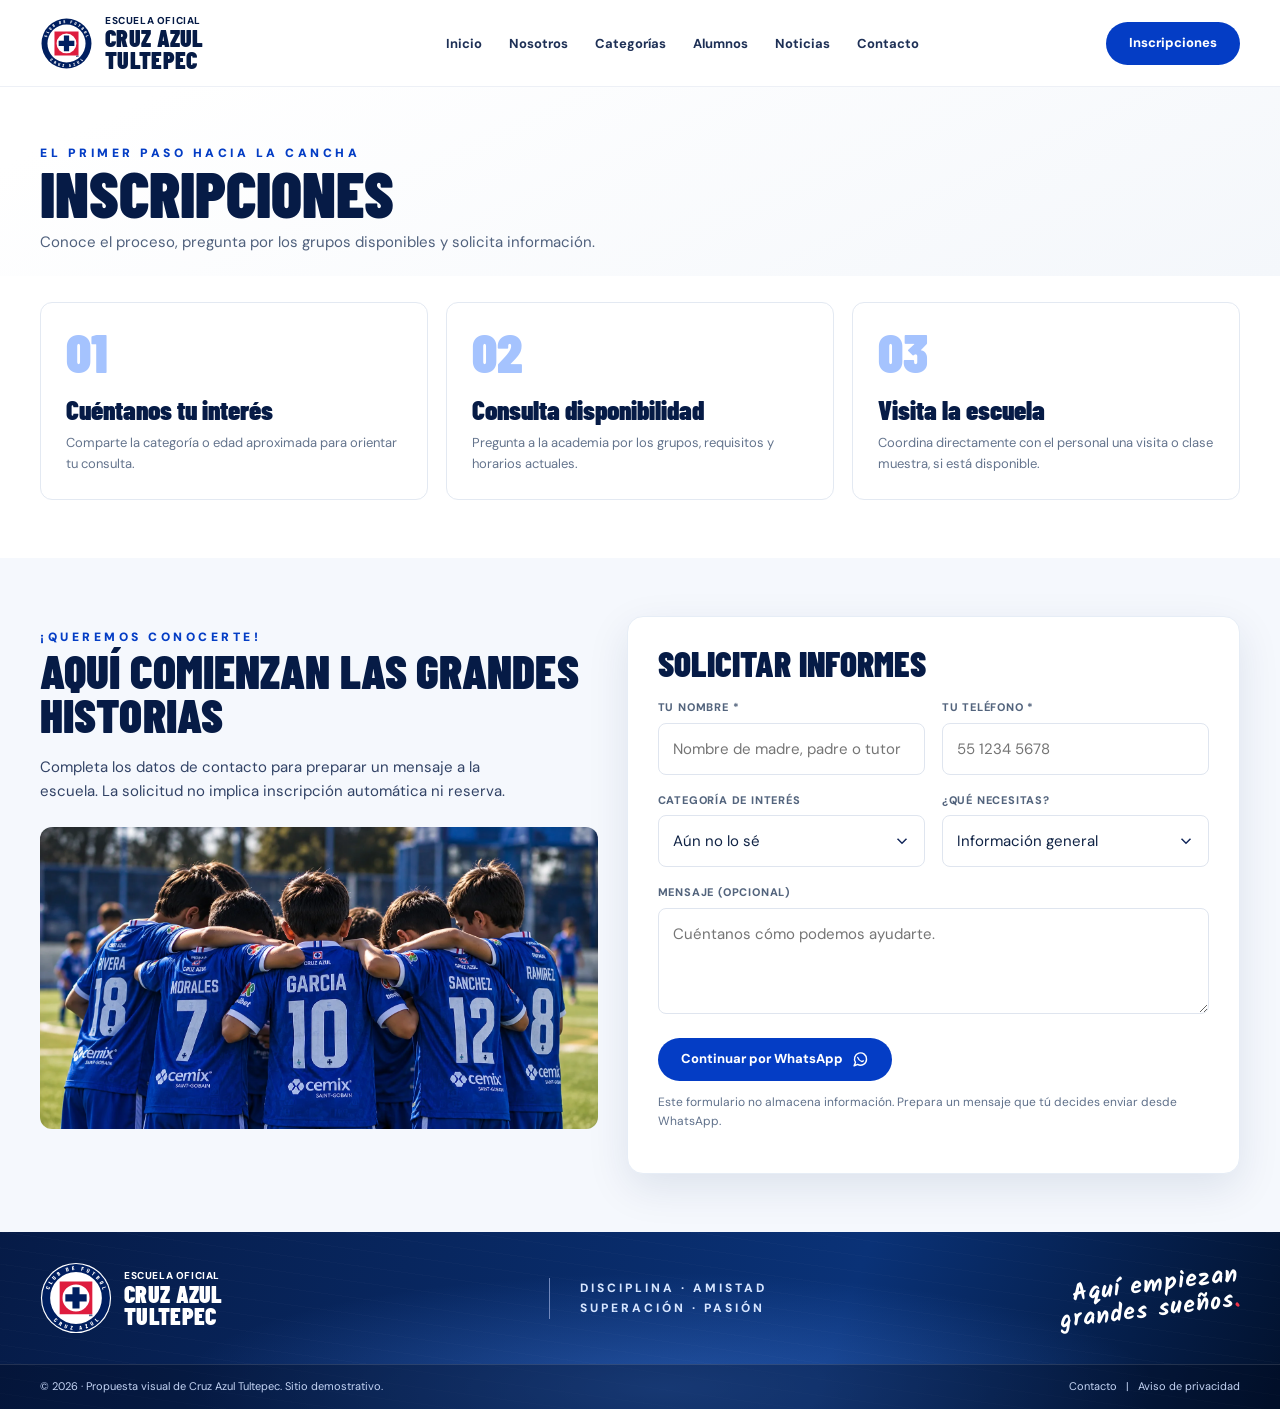
<file: inscripciones.html>
<!DOCTYPE html><html lang="es-MX"><head><meta charset="UTF-8"><meta name="viewport" content="width=device-width,initial-scale=1"><meta name="color-scheme" content="light"><meta name="theme-color" content="#061b46"><meta name="description" content="Prototipo web de la Escuela Oficial Cruz Azul Tultepec: formación, categorías y fichas ilustrativas de alumnos."><title>Inscripciones | Cruz Azul Tultepec · Demo</title><link rel="icon" type="image/svg+xml" href="assets/img/escudo-conceptual.svg"><link rel="stylesheet" href="assets/css/styles.css"></head><body class=""><div class="site-shell"><header class="site-header"><div class="container nav">
<a class="brand" href="index.html" aria-label="Inicio Cruz Azul Tultepec"><img class="brand-mark" src="assets/img/escudo-conceptual.svg" alt="Emblema conceptual"><div class="brand-words"><small>ESCUELA OFICIAL</small><span>CRUZ AZUL</span><span>TULTEPEC</span></div></a>
<nav aria-label="Menú principal"><ul class="nav-list" id="primary-menu"><li><a href="index.html" class="" >Inicio</a></li><li><a href="nosotros.html" class="" >Nosotros</a></li><li><a href="categorias.html" class="" >Categorías</a></li><li><a href="alumnos.html" class="" >Alumnos</a></li><li><a href="noticias.html" class="" >Noticias</a></li><li><a href="contacto.html" class="" >Contacto</a></li></ul></nav>
<a class="btn btn-head" href="inscripciones.html">Inscripciones</a>
<button class="nav-toggle" type="button" aria-expanded="false" aria-controls="primary-menu" aria-label="Abrir menú"><svg class="ico" viewBox="0 0 24 24" aria-hidden="true"><path d="M3 6h18M3 12h18M3 18h18" /></svg></button>
</div></header><main class="main-content" id="contenido"><section class="page-hero"><div class="container"><div class="eyebrow">El primer paso hacia la cancha</div><h1>INSCRIPCIONES</h1><p>Conoce el proceso, pregunta por los grupos disponibles y solicita información.</p></div></section>
<section class="section" style="padding-top:26px"><div class="container"><div class="steps"><div class="step"><h3>Cuéntanos tu interés</h3><p>Comparte la categoría o edad aproximada para orientar tu consulta.</p></div><div class="step"><h3>Consulta disponibilidad</h3><p>Pregunta a la academia por los grupos, requisitos y horarios actuales.</p></div><div class="step"><h3>Visita la escuela</h3><p>Coordina directamente con el personal una visita o clase muestra, si está disponible.</p></div></div></div></section>
<section class="section soft-section"><div class="container contact-grid"><div class="about-copy"><div class="eyebrow">¡Queremos conocerte!</div><h2 class="section-title">AQUÍ COMIENZAN LAS GRANDES HISTORIAS</h2><p>Completa los datos de contacto para preparar un mensaje a la escuela. La solicitud no implica inscripción automática ni reserva.</p><img style="border-radius:12px;margin-top:24px;max-height:310px;object-fit:cover;width:100%" src="assets/img/team-huddle.webp" alt="Equipo infantil reunido"></div><div class="contact-panel"><h2 class="section-title" style="font-size:35px;margin-bottom:19px">SOLICITAR INFORMES</h2><form data-whatsapp-form><div class="form-grid"><div class="field"><label for="nombre">Tu nombre *</label><input id="nombre" name="Nombre" required maxlength="80" placeholder="Nombre de madre, padre o tutor"></div><div class="field"><label for="cel">Tu teléfono *</label><input id="cel" name="Teléfono" type="tel" required inputmode="tel" minlength="8" maxlength="20" placeholder="55 1234 5678"></div><div class="field"><label for="categoria">Categoría de interés</label><select id="categoria" name="Categoría"><option value="Aún no lo sé">Aún no lo sé</option><option>Bambinis</option><option>Menores</option><option>Infantiles</option><option>Juveniles</option></select></div><div class="field"><label for="asunto">¿Qué necesitas?</label><select id="asunto" name="Asunto"><option>Información general</option><option>Horarios</option><option>Requisitos de inscripción</option><option>Clase muestra</option></select></div><div class="field full"><label for="mensaje">Mensaje (opcional)</label><textarea name="Mensaje" id="mensaje" placeholder="Cuéntanos cómo podemos ayudarte."></textarea></div><div class="full"><button class="btn" type="submit">Continuar por WhatsApp <span data-icon="whatsapp"></span></button><p class="form-help">Este formulario no almacena información. Prepara un mensaje que tú decides enviar desde WhatsApp.</p><div class="form-status" role="status"></div></div></div></form></div></div></section></main><footer class="site-footer"><div class="container footer-inner"><a class="brand" href="index.html"><img class="brand-mark" src="assets/img/escudo-conceptual.svg" alt="Emblema conceptual"><div class="brand-words"><small>ESCUELA OFICIAL</small><span>CRUZ AZUL</span><span>TULTEPEC</span></div></a><div class="footer-middle">Disciplina · Amistad<br>Superación · Pasión</div><div class="footer-tagline">Aquí empiezan<br>grandes sueños<span style="color:#f3364b">.</span></div></div><div class="footer-bottom"><div class="container"><span>© 2026 · Propuesta visual de Cruz Azul Tultepec. Sitio demostrativo.</span><span><a href="contacto.html">Contacto</a> &nbsp; | &nbsp; <a href="aviso.html">Aviso de privacidad</a></span></div></div></footer></div><script src="assets/js/site.js" defer></script></body></html>
</file>
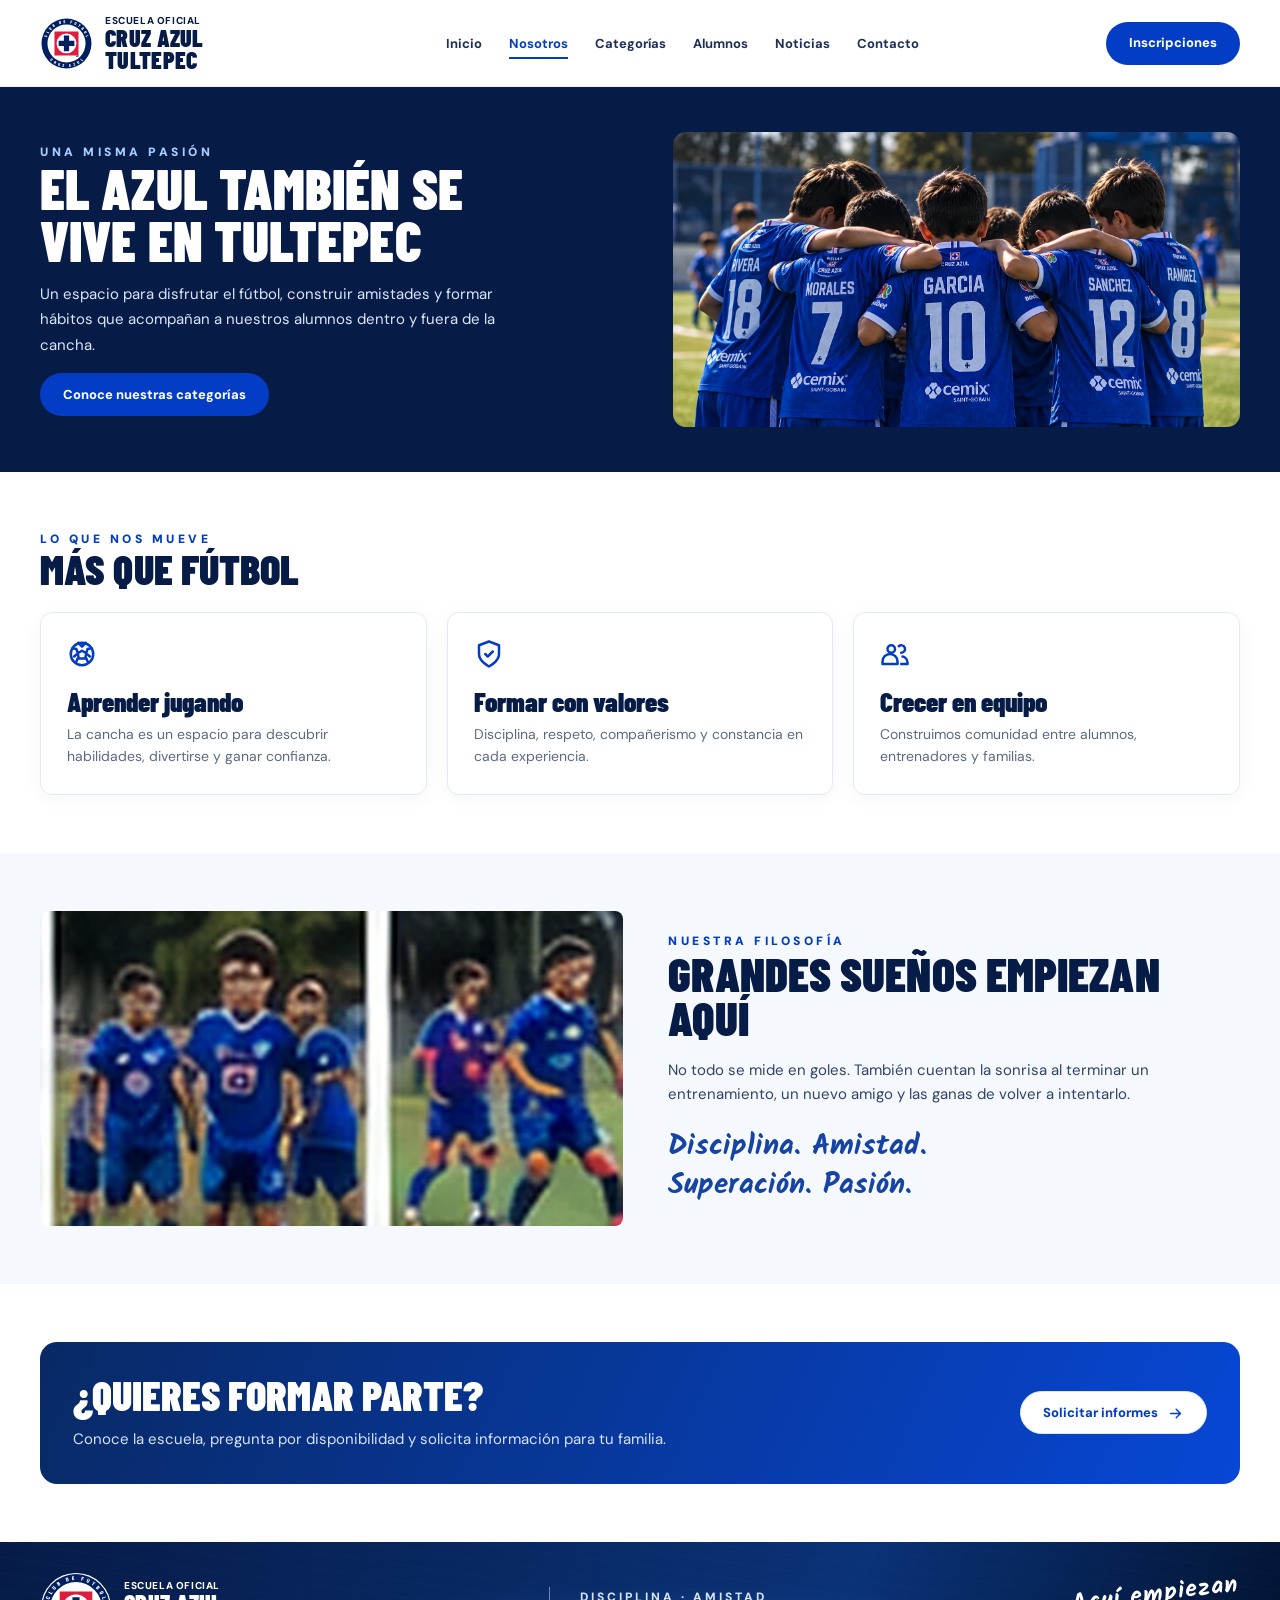
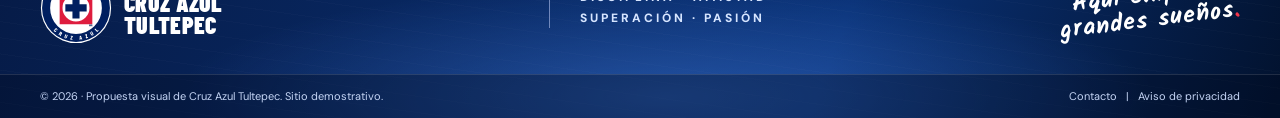
<file: nosotros.html>
<!DOCTYPE html><html lang="es-MX"><head><meta charset="UTF-8"><meta name="viewport" content="width=device-width,initial-scale=1"><meta name="color-scheme" content="light"><meta name="theme-color" content="#061b46"><meta name="description" content="Prototipo web de la Escuela Oficial Cruz Azul Tultepec: formación, categorías y fichas ilustrativas de alumnos."><title>Nosotros | Cruz Azul Tultepec · Demo</title><link rel="icon" type="image/svg+xml" href="assets/img/escudo-conceptual.svg"><link rel="stylesheet" href="assets/css/styles.css"></head><body class=""><div class="site-shell"><header class="site-header"><div class="container nav">
<a class="brand" href="index.html" aria-label="Inicio Cruz Azul Tultepec"><img class="brand-mark" src="assets/img/escudo-conceptual.svg" alt="Emblema conceptual"><div class="brand-words"><small>ESCUELA OFICIAL</small><span>CRUZ AZUL</span><span>TULTEPEC</span></div></a>
<nav aria-label="Menú principal"><ul class="nav-list" id="primary-menu"><li><a href="index.html" class="" >Inicio</a></li><li><a href="nosotros.html" class="active" aria-current="page">Nosotros</a></li><li><a href="categorias.html" class="" >Categorías</a></li><li><a href="alumnos.html" class="" >Alumnos</a></li><li><a href="noticias.html" class="" >Noticias</a></li><li><a href="contacto.html" class="" >Contacto</a></li></ul></nav>
<a class="btn btn-head" href="inscripciones.html">Inscripciones</a>
<button class="nav-toggle" type="button" aria-expanded="false" aria-controls="primary-menu" aria-label="Abrir menú"><svg class="ico" viewBox="0 0 24 24" aria-hidden="true"><path d="M3 6h18M3 12h18M3 18h18" /></svg></button>
</div></header><main class="main-content" id="contenido"><section class="editorial-hero"><div class="container"><div><div class="eyebrow eyebrow-light">Una misma pasión</div><h1 class="section-title">EL AZUL TAMBIÉN SE VIVE EN TULTEPEC</h1><p>Un espacio para disfrutar el fútbol, construir amistades y formar hábitos que acompañan a nuestros alumnos dentro y fuera de la cancha.</p><a class="btn" href="categorias.html">Conoce nuestras categorías</a></div><img src="assets/img/team-huddle.webp" alt="Jugadores de fútbol infantil reunidos como equipo"></div></section>
<section class="section"><div class="container"><div class="section-heading"><div><div class="eyebrow">Lo que nos mueve</div><h2 class="section-title">Más que fútbol</h2></div></div><div class="feature-grid"><div class="feature"><span data-icon="ball"></span><h3>Aprender jugando</h3><p>La cancha es un espacio para descubrir habilidades, divertirse y ganar confianza.</p></div><div class="feature"><span data-icon="shield"></span><h3>Formar con valores</h3><p>Disciplina, respeto, compañerismo y constancia en cada experiencia.</p></div><div class="feature"><span data-icon="users"></span><h3>Crecer en equipo</h3><p>Construimos comunidad entre alumnos, entrenadores y familias.</p></div></div></div></section>
<section class="section soft-section"><div class="container about-split"><img src="assets/img/gallery-6.webp" alt="Niños practicando fútbol"><div class="about-copy"><div class="eyebrow">Nuestra filosofía</div><h2 class="section-title">GRANDES SUEÑOS EMPIEZAN AQUÍ</h2><p>No todo se mide en goles. También cuentan la sonrisa al terminar un entrenamiento, un nuevo amigo y las ganas de volver a intentarlo.</p><div class="big-quote">Disciplina. Amistad.<br>Superación. Pasión.</div></div></div></section>
<section class="section"><div class="container"><div class="info-banner"><div><h2>¿QUIERES FORMAR PARTE?</h2><p>Conoce la escuela, pregunta por disponibilidad y solicita información para tu familia.</p></div><a class="btn btn-white" href="contacto.html">Solicitar informes<span data-icon="arrow-right"></span></a></div></div></section></main><footer class="site-footer"><div class="container footer-inner"><a class="brand" href="index.html"><img class="brand-mark" src="assets/img/escudo-conceptual.svg" alt="Emblema conceptual"><div class="brand-words"><small>ESCUELA OFICIAL</small><span>CRUZ AZUL</span><span>TULTEPEC</span></div></a><div class="footer-middle">Disciplina · Amistad<br>Superación · Pasión</div><div class="footer-tagline">Aquí empiezan<br>grandes sueños<span style="color:#f3364b">.</span></div></div><div class="footer-bottom"><div class="container"><span>© 2026 · Propuesta visual de Cruz Azul Tultepec. Sitio demostrativo.</span><span><a href="contacto.html">Contacto</a> &nbsp; | &nbsp; <a href="aviso.html">Aviso de privacidad</a></span></div></div></footer></div><script src="assets/js/site.js" defer></script></body></html>
</file>
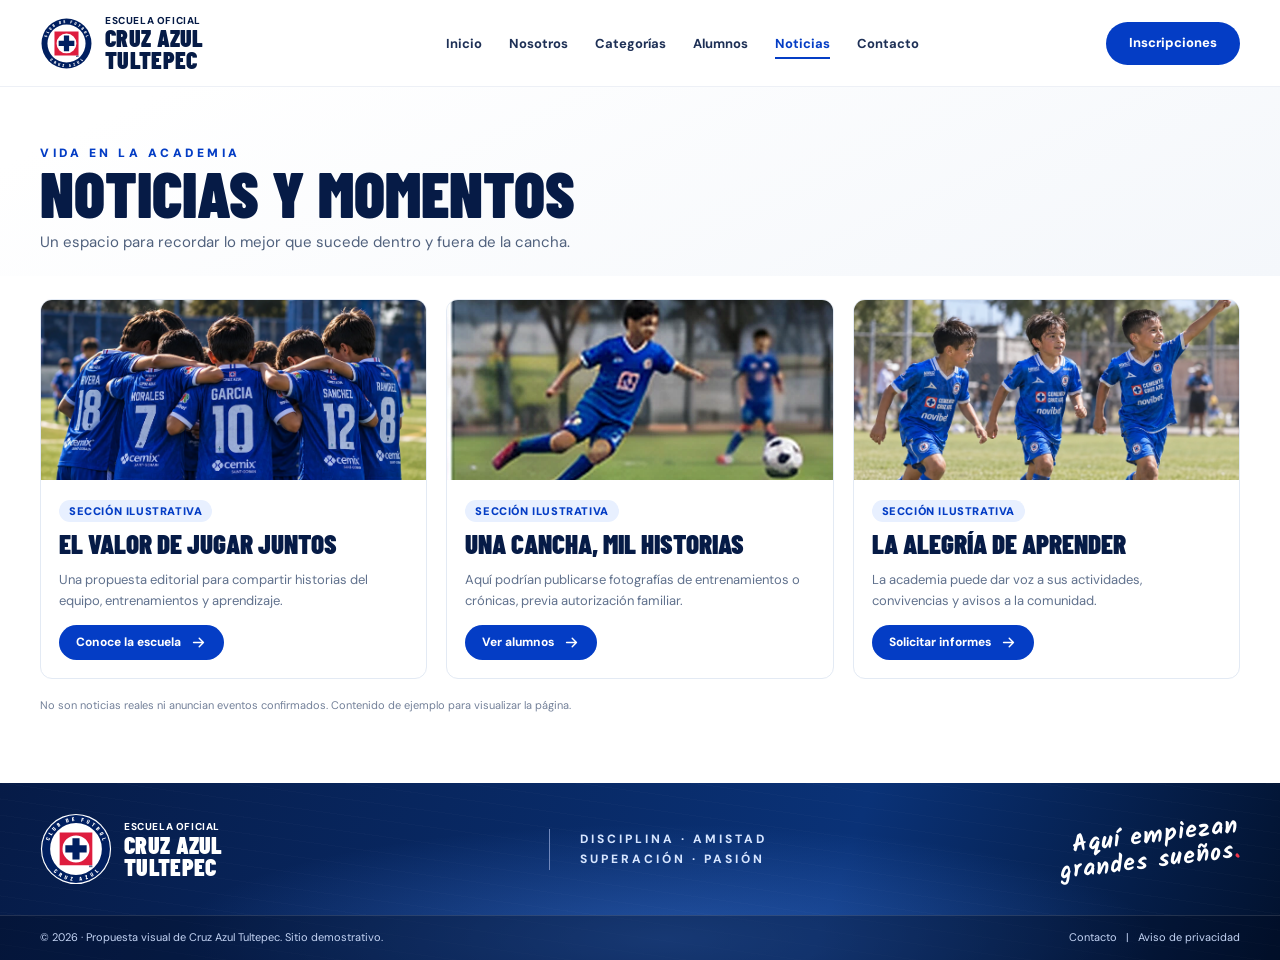
<file: noticias.html>
<!DOCTYPE html><html lang="es-MX"><head><meta charset="UTF-8"><meta name="viewport" content="width=device-width,initial-scale=1"><meta name="color-scheme" content="light"><meta name="theme-color" content="#061b46"><meta name="description" content="Prototipo web de la Escuela Oficial Cruz Azul Tultepec: formación, categorías y fichas ilustrativas de alumnos."><title>Noticias | Cruz Azul Tultepec · Demo</title><link rel="icon" type="image/svg+xml" href="assets/img/escudo-conceptual.svg"><link rel="stylesheet" href="assets/css/styles.css"></head><body class=""><div class="site-shell"><header class="site-header"><div class="container nav">
<a class="brand" href="index.html" aria-label="Inicio Cruz Azul Tultepec"><img class="brand-mark" src="assets/img/escudo-conceptual.svg" alt="Emblema conceptual"><div class="brand-words"><small>ESCUELA OFICIAL</small><span>CRUZ AZUL</span><span>TULTEPEC</span></div></a>
<nav aria-label="Menú principal"><ul class="nav-list" id="primary-menu"><li><a href="index.html" class="" >Inicio</a></li><li><a href="nosotros.html" class="" >Nosotros</a></li><li><a href="categorias.html" class="" >Categorías</a></li><li><a href="alumnos.html" class="" >Alumnos</a></li><li><a href="noticias.html" class="active" aria-current="page">Noticias</a></li><li><a href="contacto.html" class="" >Contacto</a></li></ul></nav>
<a class="btn btn-head" href="inscripciones.html">Inscripciones</a>
<button class="nav-toggle" type="button" aria-expanded="false" aria-controls="primary-menu" aria-label="Abrir menú"><svg class="ico" viewBox="0 0 24 24" aria-hidden="true"><path d="M3 6h18M3 12h18M3 18h18" /></svg></button>
</div></header><main class="main-content" id="contenido"><section class="page-hero"><div class="container"><div class="eyebrow">Vida en la academia</div><h1>NOTICIAS Y MOMENTOS</h1><p>Un espacio para recordar lo mejor que sucede dentro y fuera de la cancha.</p></div></section>
<section class="section" style="padding-top:23px"><div class="container"><div class="news-grid"><article class="news-card"><img src="assets/img/team-huddle.webp" alt="Jugadores abrazados en equipo"><div class="news-body"><span class="chip">Sección ilustrativa</span><h3>El valor de jugar juntos</h3><p>Una propuesta editorial para compartir historias del equipo, entrenamientos y aprendizaje.</p><a class="btn btn-small" href="nosotros.html">Conoce la escuela<span data-icon="arrow-right"></span></a></div></article><article class="news-card"><img src="assets/img/gallery-1.webp" alt="Jugador en acción"><div class="news-body"><span class="chip">Sección ilustrativa</span><h3>Una cancha, mil historias</h3><p>Aquí podrían publicarse fotografías de entrenamientos o crónicas, previa autorización familiar.</p><a class="btn btn-small" href="alumnos.html">Ver alumnos<span data-icon="arrow-right"></span></a></div></article><article class="news-card"><img src="assets/img/category-2.webp" alt="Grupo de jugadores"><div class="news-body"><span class="chip">Sección ilustrativa</span><h3>La alegría de aprender</h3><p>La academia puede dar voz a sus actividades, convivencias y avisos a la comunidad.</p><a class="btn btn-small" href="contacto.html">Solicitar informes<span data-icon="arrow-right"></span></a></div></article></div><p class="small-print" style="margin-top:18px">No son noticias reales ni anuncian eventos confirmados. Contenido de ejemplo para visualizar la página.</p></div></section></main><footer class="site-footer"><div class="container footer-inner"><a class="brand" href="index.html"><img class="brand-mark" src="assets/img/escudo-conceptual.svg" alt="Emblema conceptual"><div class="brand-words"><small>ESCUELA OFICIAL</small><span>CRUZ AZUL</span><span>TULTEPEC</span></div></a><div class="footer-middle">Disciplina · Amistad<br>Superación · Pasión</div><div class="footer-tagline">Aquí empiezan<br>grandes sueños<span style="color:#f3364b">.</span></div></div><div class="footer-bottom"><div class="container"><span>© 2026 · Propuesta visual de Cruz Azul Tultepec. Sitio demostrativo.</span><span><a href="contacto.html">Contacto</a> &nbsp; | &nbsp; <a href="aviso.html">Aviso de privacidad</a></span></div></div></footer></div><script src="assets/js/site.js" defer></script></body></html>
</file>
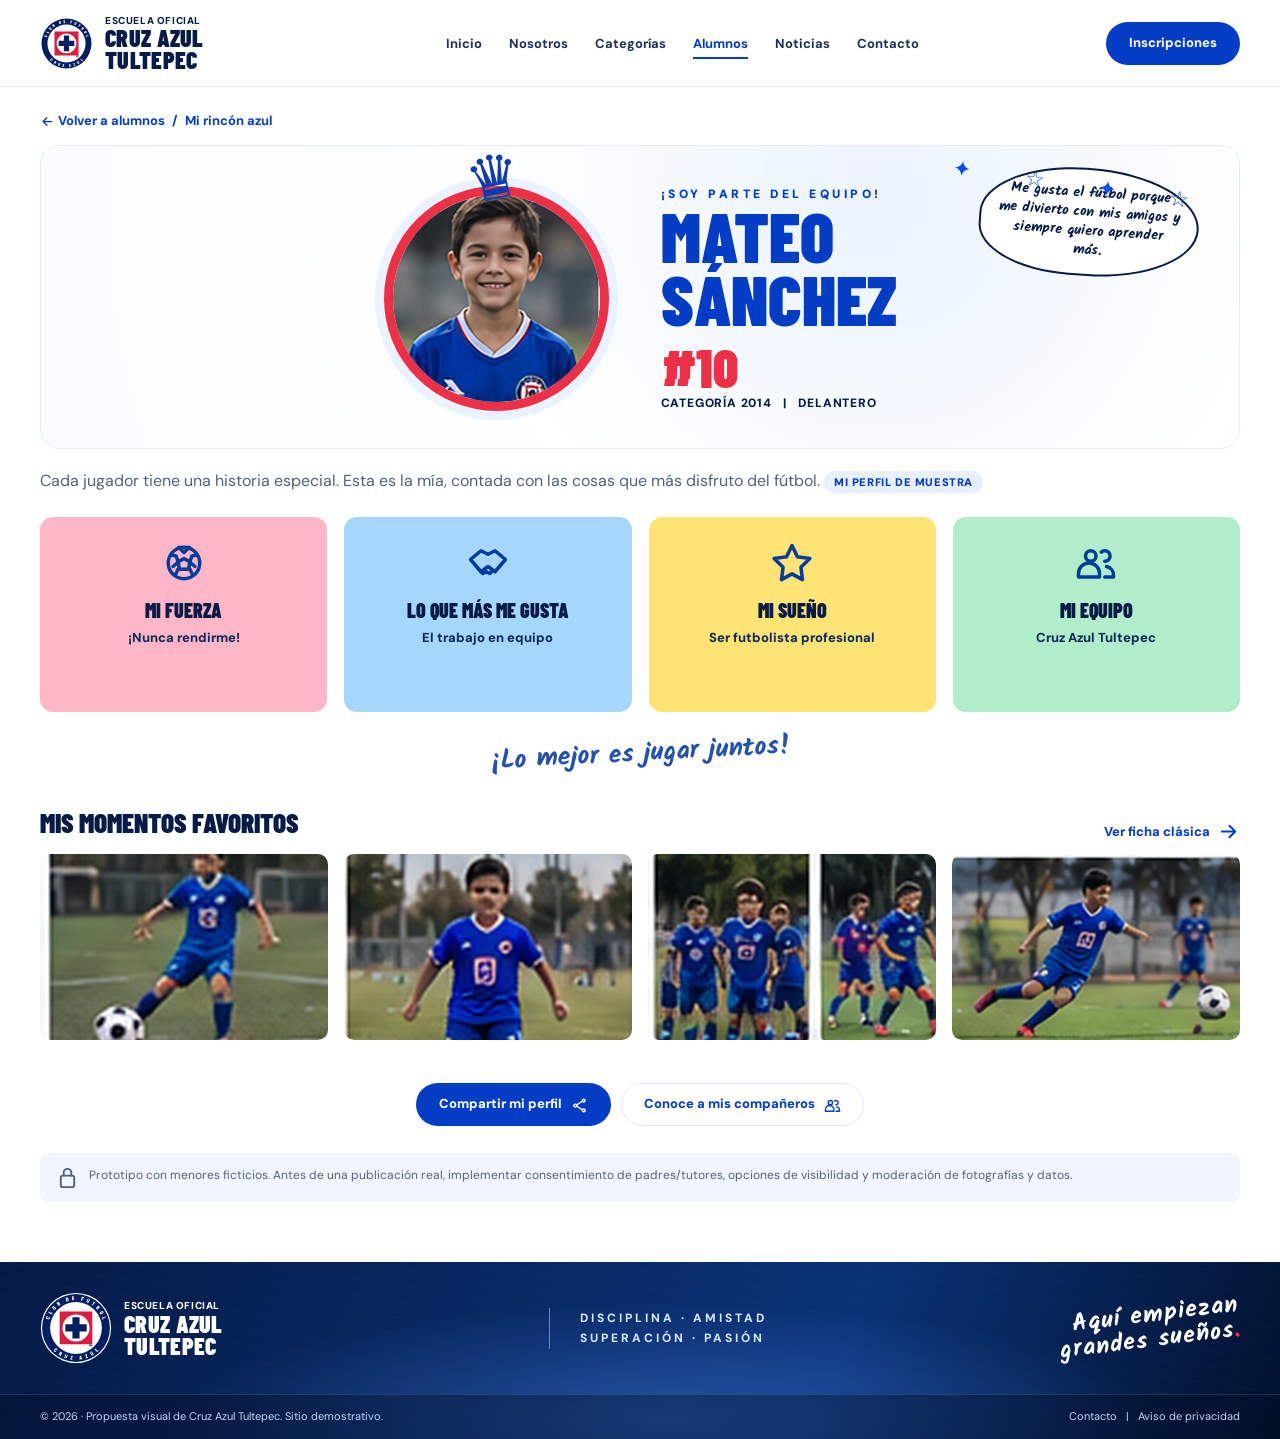
<file: perfil-divertido.html>
<!DOCTYPE html><html lang="es-MX"><head><meta charset="UTF-8"><meta name="viewport" content="width=device-width,initial-scale=1"><meta name="color-scheme" content="light"><meta name="theme-color" content="#061b46"><meta name="description" content="Prototipo web de la Escuela Oficial Cruz Azul Tultepec: formación, categorías y fichas ilustrativas de alumnos."><title>Mi rincón azul | Cruz Azul Tultepec · Demo</title><link rel="icon" type="image/svg+xml" href="assets/img/escudo-conceptual.svg"><link rel="stylesheet" href="assets/css/styles.css"></head><body class="profile-page profile-white"><div class="site-shell"><header class="site-header"><div class="container nav">
<a class="brand" href="index.html" aria-label="Inicio Cruz Azul Tultepec"><img class="brand-mark" src="assets/img/escudo-conceptual.svg" alt="Emblema conceptual"><div class="brand-words"><small>ESCUELA OFICIAL</small><span>CRUZ AZUL</span><span>TULTEPEC</span></div></a>
<nav aria-label="Menú principal"><ul class="nav-list" id="primary-menu"><li><a href="index.html" class="" >Inicio</a></li><li><a href="nosotros.html" class="" >Nosotros</a></li><li><a href="categorias.html" class="" >Categorías</a></li><li><a href="alumnos.html" class="active" aria-current="page">Alumnos</a></li><li><a href="noticias.html" class="" >Noticias</a></li><li><a href="contacto.html" class="" >Contacto</a></li></ul></nav>
<a class="btn btn-head" href="inscripciones.html">Inscripciones</a>
<button class="nav-toggle" type="button" aria-expanded="false" aria-controls="primary-menu" aria-label="Abrir menú"><svg class="ico" viewBox="0 0 24 24" aria-hidden="true"><path d="M3 6h18M3 12h18M3 18h18" /></svg></button>
</div></header><main class="main-content" id="contenido"><div class="container profile-body"><div class="breadcrumb"><a href="alumnos.html"><span data-icon="arrow-left"></span> Volver a alumnos</a><span>/</span><span>Mi rincón azul</span></div><section class="fun-hero"><div class="fun-portrait-wrap"><img class="fun-portrait" data-player-pic src="assets/img/mateo-portrait.webp" alt="Retrato ilustrativo"></div><div class="fun-header"><div class="eyebrow">¡Soy parte del equipo!</div><h1><span data-player="first-name">Mateo</span><span data-player="last-name">Sánchez</span></h1><div class="fun-number">#<span data-player="number">10</span></div><div class="fun-sub">Categoría <span data-player="year">2014</span> &nbsp; | &nbsp; <span data-player="position">Delantero</span></div></div><div class="fun-bubble" data-player="quote">Me gusta el fútbol porque me divierto con mis amigos y siempre quiero aprender más.</div></section>
<p class="fun-intro">Cada jugador tiene una historia especial. Esta es la mía, contada con las cosas que más disfruto del fútbol. <span class="chip">Mi perfil de muestra</span></p>
<section class="fun-cards"><article class="fun-card"><span data-icon="ball"></span><h3>Mi fuerza</h3><p data-player="power">¡Nunca rendirme!</p></article><article class="fun-card"><span data-icon="handshake"></span><h3>Lo que más me gusta</h3><p data-player="favorite">El trabajo en equipo</p></article><article class="fun-card"><span data-icon="star"></span><h3>Mi sueño</h3><p data-player="dream">Ser futbolista profesional</p></article><article class="fun-card"><span data-icon="users"></span><h3>Mi equipo</h3><p>Cruz Azul Tultepec</p></article></section>
<div class="fun-signature">¡Lo mejor es jugar juntos!</div><section class="profile-section"><div class="gallery-title"><h2 class="profile-title">Mis momentos favoritos</h2><a data-player-link="perfil" href="perfil.html?id=1" class="text-link">Ver ficha clásica <span data-icon="arrow-right"></span></a></div><div class="moment-grid"><img src="assets/img/gallery-4.webp" data-lightbox alt="Jugador divirtiéndose en la cancha"><img src="assets/img/gallery-5.webp" data-lightbox alt="Amigos jugando fútbol"><img src="assets/img/gallery-6.webp" data-lightbox alt="Niños entrenando juntos"><img src="assets/img/gallery-1.webp" data-lightbox alt="Momento de entrenamiento"></div></section>
<div class="profile-controls" style="justify-content:center;margin:15px 0 27px"><button class="btn" type="button" data-share>Compartir mi perfil <span data-icon="share"></span></button><a class="btn btn-white" href="alumnos.html">Conoce a mis compañeros<span data-icon="users"></span></a></div>
<div class="privacy-note"><span data-icon="lock"></span><span>Prototipo con menores ficticios. Antes de una publicación real, implementar consentimiento de padres/tutores, opciones de visibilidad y moderación de fotografías y datos.</span></div></div><div class="lightbox" role="dialog" aria-label="Fotografía ampliada" aria-modal="true"><button class="lightbox-close" type="button" aria-label="Cerrar"><span data-icon="x"></span></button><img src="assets/img/gallery-1.webp" alt="Momento"></div></main><footer class="site-footer"><div class="container footer-inner"><a class="brand" href="index.html"><img class="brand-mark" src="assets/img/escudo-conceptual.svg" alt="Emblema conceptual"><div class="brand-words"><small>ESCUELA OFICIAL</small><span>CRUZ AZUL</span><span>TULTEPEC</span></div></a><div class="footer-middle">Disciplina · Amistad<br>Superación · Pasión</div><div class="footer-tagline">Aquí empiezan<br>grandes sueños<span style="color:#f3364b">.</span></div></div><div class="footer-bottom"><div class="container"><span>© 2026 · Propuesta visual de Cruz Azul Tultepec. Sitio demostrativo.</span><span><a href="contacto.html">Contacto</a> &nbsp; | &nbsp; <a href="aviso.html">Aviso de privacidad</a></span></div></div></footer></div><script src="assets/js/site.js" defer></script></body></html>
</file>
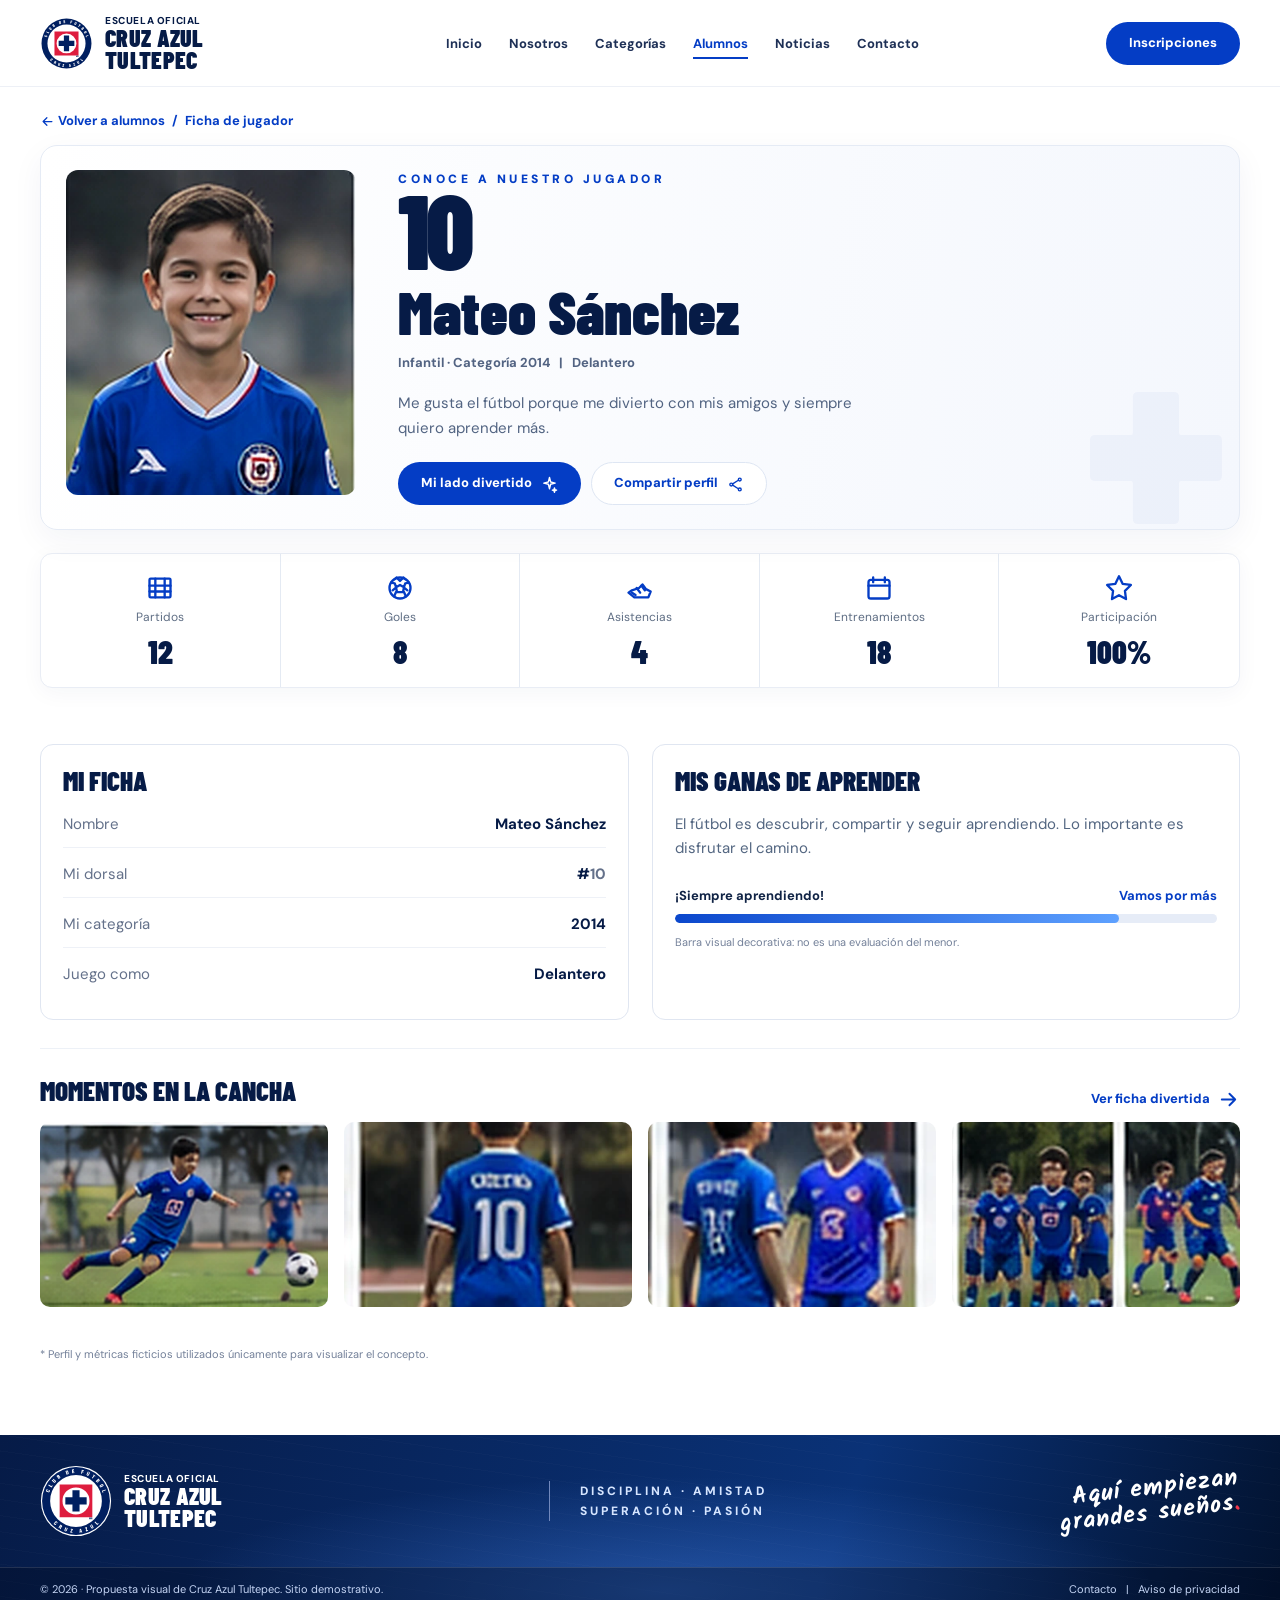
<file: perfil.html>
<!DOCTYPE html><html lang="es-MX"><head><meta charset="UTF-8"><meta name="viewport" content="width=device-width,initial-scale=1"><meta name="color-scheme" content="light"><meta name="theme-color" content="#061b46"><meta name="description" content="Prototipo web de la Escuela Oficial Cruz Azul Tultepec: formación, categorías y fichas ilustrativas de alumnos."><title>Ficha de jugador | Cruz Azul Tultepec · Demo</title><link rel="icon" type="image/svg+xml" href="assets/img/escudo-conceptual.svg"><link rel="stylesheet" href="assets/css/styles.css"></head><body class="profile-page profile-white"><div class="site-shell"><header class="site-header"><div class="container nav">
<a class="brand" href="index.html" aria-label="Inicio Cruz Azul Tultepec"><img class="brand-mark" src="assets/img/escudo-conceptual.svg" alt="Emblema conceptual"><div class="brand-words"><small>ESCUELA OFICIAL</small><span>CRUZ AZUL</span><span>TULTEPEC</span></div></a>
<nav aria-label="Menú principal"><ul class="nav-list" id="primary-menu"><li><a href="index.html" class="" >Inicio</a></li><li><a href="nosotros.html" class="" >Nosotros</a></li><li><a href="categorias.html" class="" >Categorías</a></li><li><a href="alumnos.html" class="active" aria-current="page">Alumnos</a></li><li><a href="noticias.html" class="" >Noticias</a></li><li><a href="contacto.html" class="" >Contacto</a></li></ul></nav>
<a class="btn btn-head" href="inscripciones.html">Inscripciones</a>
<button class="nav-toggle" type="button" aria-expanded="false" aria-controls="primary-menu" aria-label="Abrir menú"><svg class="ico" viewBox="0 0 24 24" aria-hidden="true"><path d="M3 6h18M3 12h18M3 18h18" /></svg></button>
</div></header><main class="main-content" id="contenido"><div class="container profile-body"><div class="breadcrumb"><a href="alumnos.html"><span data-icon="arrow-left"></span> Volver a alumnos</a><span>/</span><span>Ficha de jugador</span></div>
<section class="profile-header"><img class="profile-image" data-player-pic src="assets/img/mateo-portrait.webp" alt="Retrato ilustrativo del alumno"><div class="profile-details"><div class="eyebrow">Conoce a nuestro jugador</div><div class="profile-no" data-player="number">10</div><h1 data-player="name">Mateo Sánchez</h1><div class="subtitle"><span data-player="category">Infantil</span> · Categoría <span data-player="year">2014</span> &nbsp; | &nbsp; <span data-player="position">Delantero</span></div><p class="bio" data-player="quote">Me gusta el fútbol porque me divierto con mis amigos y siempre quiero aprender más.</p><div class="profile-controls"><a class="btn" data-player-link="perfil-divertido" href="perfil-divertido.html?id=1">Mi lado divertido <span data-icon="sparkles"></span></a><button class="btn btn-white" type="button" data-share>Compartir perfil <span data-icon="share"></span></button></div></div></section>
<section class="profile-strip" aria-label="Mis momentos en números"><div class="mini-stat"><span data-icon="goal"></span><small>Partidos</small><strong data-player="stat-0">12</strong></div><div class="mini-stat"><span data-icon="ball"></span><small>Goles</small><strong data-player="stat-1">8</strong></div><div class="mini-stat"><span data-icon="foot"></span><small>Asistencias</small><strong data-player="stat-2">4</strong></div><div class="mini-stat"><span data-icon="calendar"></span><small>Entrenamientos</small><strong data-player="stat-3">18</strong></div><div class="mini-stat"><span data-icon="star"></span><small>Participación</small><strong data-player="stat-4">100%</strong></div></section>
<section class="profile-section"><div class="profile-info-grid"><div class="info-panel"><h2 class="profile-title">Mi ficha</h2><div class="info-lines"><div class="info-line"><span>Nombre</span><strong data-player="name">Mateo Sánchez</strong></div><div class="info-line"><span>Mi dorsal</span><strong>#<span data-player="number">10</span></strong></div><div class="info-line"><span>Mi categoría</span><strong data-player="year">2014</strong></div><div class="info-line"><span>Juego como</span><strong data-player="position">Delantero</strong></div></div></div><div class="info-panel"><h2 class="profile-title">Mis ganas de aprender</h2><p style="margin-top:0;color:#536681">El fútbol es descubrir, compartir y seguir aprendiendo. Lo importante es disfrutar el camino.</p><div style="margin-top:26px"><div style="display:flex;justify-content:space-between;font-size:13px;font-weight:700;margin-bottom:8px"><span>¡Siempre aprendiendo!</span><span style="color:var(--blue)">Vamos por más</span></div><div class="stat-track"><span style="width:82%"></span></div></div><p class="small-print">Barra visual decorativa: no es una evaluación del menor.</p></div></div></section>
<section class="profile-section"><div class="gallery-title"><h2 class="profile-title">Momentos en la cancha</h2><a data-player-link="perfil-divertido" href="perfil-divertido.html?id=1" class="text-link">Ver ficha divertida <span data-icon="arrow-right"></span></a></div><div class="moment-grid"><img src="assets/img/gallery-1.webp" data-lightbox alt="Entrenamiento en cancha"><img src="assets/img/gallery-2.webp" data-lightbox alt="Jugador con dorsal 10"><img src="assets/img/gallery-3.webp" data-lightbox alt="Compañeros de equipo"><img src="assets/img/gallery-6.webp" data-lightbox alt="Equipo infantil jugando"></div></section><p class="small-print">* Perfil y métricas ficticios utilizados únicamente para visualizar el concepto.</p></div><div class="lightbox" role="dialog" aria-label="Fotografía ampliada" aria-modal="true"><button class="lightbox-close" type="button" aria-label="Cerrar"><span data-icon="x"></span></button><img src="assets/img/gallery-1.webp" alt="Momento en cancha"></div></main><footer class="site-footer"><div class="container footer-inner"><a class="brand" href="index.html"><img class="brand-mark" src="assets/img/escudo-conceptual.svg" alt="Emblema conceptual"><div class="brand-words"><small>ESCUELA OFICIAL</small><span>CRUZ AZUL</span><span>TULTEPEC</span></div></a><div class="footer-middle">Disciplina · Amistad<br>Superación · Pasión</div><div class="footer-tagline">Aquí empiezan<br>grandes sueños<span style="color:#f3364b">.</span></div></div><div class="footer-bottom"><div class="container"><span>© 2026 · Propuesta visual de Cruz Azul Tultepec. Sitio demostrativo.</span><span><a href="contacto.html">Contacto</a> &nbsp; | &nbsp; <a href="aviso.html">Aviso de privacidad</a></span></div></div></footer></div><script src="assets/js/site.js" defer></script></body></html>
</file>
<file: assets/css/styles.css>
@import url('https://fonts.googleapis.com/css2?family=Barlow+Condensed:wght@500;600;700;800;900&family=DM+Sans:wght@400;500;600;700;800&family=Kalam:wght@400;700&display=swap');
:root{--navy:#061b46;--navy2:#02102c;--blue:#043dc5;--bright:#0b50ee;--sky:#69aaff;--red:#ed3046;--ink:#102345;--muted:#5e6b82;--line:#e0e6f1;--paper:#f5f7fb;--white:#fff;--shadow:0 14px 42px rgba(14,36,84,.10);--rounded:13px;--font:'DM Sans',Arial,sans-serif;--display:'Barlow Condensed',Impact,'DejaVu Sans Condensed','Arial Narrow',sans-serif}
*{box-sizing:border-box}html{scroll-behavior:smooth}body{margin:0;background:#eef2f7;color:var(--ink);font:15px/1.6 var(--font)}img{max-width:100%;display:block}a{color:inherit;text-decoration:none}button,input,textarea,select{font:inherit}button{cursor:pointer}button:disabled{opacity:.65;cursor:not-allowed}svg{display:inline-block;vertical-align:middle}.site-shell{background:var(--white);max-width:1450px;min-height:100vh;margin:0 auto;box-shadow:0 0 46px rgba(2,16,44,.12)}.container{width:min(100% - 80px,1260px);margin-inline:auto}.main-content{min-height:55vh}.brand{display:flex;align-items:center;gap:12px;min-width:218px}.brand-mark{width:53px;height:53px;object-fit:contain;flex-shrink:0}.brand-words{font-family:var(--display);font-weight:900;letter-spacing:.3px;text-transform:uppercase;line-height:.91;color:var(--navy);font-size:24px}.brand-words small{display:block;font-family:var(--font);font-weight:800;font-size:10px;letter-spacing:.6px;line-height:1.25}.brand-words span{display:block}.nav{height:86px;display:flex;align-items:center;justify-content:space-between;gap:14px}.site-header{position:relative;z-index:30;background:#fff;border-bottom:1px solid #edf0f6}.nav-list{display:flex;align-items:center;list-style:none;gap:27px;margin:0;padding:0}.nav-list a{font-size:13px;font-weight:700;color:#1e3056;transition:color .2s;padding:16px 0;position:relative}.nav-list a.active,.nav-list a:hover{color:var(--blue)}.nav-list a.active:after{content:"";position:absolute;height:2px;width:100%;background:var(--blue);bottom:9px;left:0}.btn{display:inline-flex;align-items:center;justify-content:center;gap:9px;min-height:43px;padding:9px 22px;border:1px solid transparent;border-radius:23px;background:var(--blue);color:#fff;font-weight:800;font-size:13px;white-space:nowrap;transition:transform .15s,background .15s,border .15s}.btn:hover{background:#082d91;transform:translateY(-1px)}.btn-outline{background:transparent;border-color:rgba(255,255,255,.75);color:#fff}.btn-outline:hover{background:rgba(255,255,255,.11)}.btn-white{color:var(--blue);background:#fff;border-color:#dee6f3}.btn-white:hover{background:#e9f0ff}.btn-red{background:var(--red)}.btn-red:hover{background:#c9162d}.btn-small{min-height:35px;padding:7px 16px;font-size:12px}.btn .ico{width:17px;height:17px}.nav-toggle{display:none;background:#fff;border:1px solid var(--line);color:var(--navy);width:44px;height:44px;border-radius:10px}
.ico{width:23px;height:23px;stroke:currentColor;stroke-width:2;fill:none;stroke-linecap:round;stroke-linejoin:round;flex:none}.ico.fill{fill:currentColor;stroke:none}.eyebrow{font-size:12px;font-weight:900;letter-spacing:3.5px;text-transform:uppercase;color:var(--blue)}.eyebrow-light{color:#a9cbff}.section-title{font:900 clamp(31px,3.3vw,44px)/.94 var(--display);letter-spacing:.1px;color:var(--navy);text-transform:uppercase;margin:0}.section-title a{font-family:var(--font);font-size:13px}.section-heading{display:flex;align-items:end;justify-content:space-between;gap:24px;margin-bottom:23px}.section-heading p{max-width:610px}.section{padding:58px 0}.text-link{display:inline-flex;gap:7px;align-items:center;color:var(--blue);font-weight:800;font-size:13px}.text-link:hover{text-decoration:underline}.muted{color:var(--muted)}.thin-divider{height:1px;background:#e3e7f0;margin:20px 0}.top-space{padding-top:48px}
/* HOME hero: recreate photographed editorial composition from the supplied visual */
.hero{position:relative;height:515px;background:linear-gradient(100deg,#061935 2%,#082a54 58%,#143459);overflow:hidden;isolation:isolate}.hero-photo{position:absolute;inset:0 0 0 auto;width:65%;background-image:url('../img/hero-player.webp');background-position:47% 44%;background-size:cover;opacity:.99;z-index:-2}.hero:before{content:"";position:absolute;inset:0;background:linear-gradient(90deg,rgba(3,15,38,.99) 0%,rgba(5,24,54,.95) 29%,rgba(7,30,63,.64) 50%,rgba(7,31,64,.05) 78%,rgba(8,24,45,.28) 100%);z-index:-1}.hero:after{content:"";position:absolute;inset:0;background:linear-gradient(0deg,rgba(0,9,29,.22),transparent 31%);pointer-events:none;z-index:-1}.hero-inner{height:100%;display:flex;align-items:center;position:relative}.hero-copy{max-width:475px;color:white;padding-bottom:20px}.hero-copy .eyebrow{margin-bottom:22px}.hero h1{font:900 clamp(60px,6.2vw,89px)/.85 var(--display);margin:0 0 22px;letter-spacing:-.3px;text-transform:uppercase}.hero h1 em{font-style:normal;color:var(--sky)}.hero p{font-size:16px;max-width:380px;line-height:1.7;margin:0 0 30px;color:#ecf2ff}.hero-actions{display:flex;gap:12px;flex-wrap:wrap}.scribble{font:700 26px/1.07 'Kalam','Comic Neue','Comic Sans MS',cursive;transform:rotate(-10deg);color:white;text-shadow:0 3px 9px rgba(0,0,0,.24);letter-spacing:-.5px}.hero-scribble{position:absolute;right:14px;top:102px;width:190px;text-align:center}.scribble-rule{height:4px;width:85px;background:linear-gradient(90deg,var(--blue) 0 60%,var(--red) 60%);transform:rotate(-14deg);margin:14px auto}.values{background:#fff;border-bottom:1px solid #e7ebf3}.values-grid{display:grid;grid-template-columns:repeat(5,1fr);padding:28px 0}.value{padding:7px 15px 5px;display:flex;align-items:center;flex-direction:column;gap:10px;text-align:center;border-right:1px solid #dde4ef}.value:last-child{border:0}.value .ico{width:28px;height:28px;color:var(--blue)}.value span{font-weight:900;font-size:13px;line-height:1.25;color:var(--navy);max-width:138px}.about-split{display:grid;grid-template-columns:1fr .98fr;gap:45px;align-items:center}.about-split img{width:100%;aspect-ratio:1.85;object-fit:cover;border-radius:8px}.about-copy{padding:12px 0}.about-copy p{margin:18px 0 21px;max-width:485px;font-size:15px;color:#324366}.about-copy .section-title{font-size:clamp(37px,3.7vw,50px)}.category-grid{display:grid;grid-template-columns:repeat(4,minmax(0,1fr));gap:18px}.category-card,.student-card,.content-card{background:#fff;border-radius:10px;overflow:hidden;box-shadow:0 4px 20px rgba(13,38,83,.07);border:1px solid #ebeff6;transition:transform .2s,box-shadow .2s}.category-card:hover,.student-card:hover{transform:translateY(-4px);box-shadow:var(--shadow)}.category-card img{height:149px;width:100%;object-fit:cover}.category-card-body{padding:13px 14px;display:flex;align-items:center;justify-content:space-between;gap:12px}.category-card strong{display:block;font:900 22px/1 var(--display);color:var(--navy)}.category-card small{color:#53627a;font-weight:700;font-size:12px}.circle-arrow{width:31px;height:31px;border:1px solid #d4deed;border-radius:50%;display:grid;place-items:center;background:white;color:var(--blue);flex:none}.circle-arrow .ico{width:13px;height:13px}.site-footer{color:white;background:linear-gradient(110deg,#061b47,#0a3277 65%,#02122e);position:relative;overflow:hidden}.site-footer:before{content:"";position:absolute;inset:0;background:radial-gradient(ellipse at 52% 88%,rgba(77,140,244,.38),transparent 52%),repeating-linear-gradient(8deg,transparent 0 15px,rgba(255,255,255,.015) 15px 16px);pointer-events:none}.footer-inner{position:relative;display:flex;justify-content:space-between;align-items:center;gap:22px;padding:30px 0}.footer-inner .brand-words{color:#fff}.footer-inner .brand-mark{width:72px;height:72px}.footer-middle{font-weight:800;font-size:12px;letter-spacing:3px;text-transform:uppercase;color:#d6e5ff;line-height:1.7;border-left:1px solid #7188bc;padding-left:30px}.footer-tagline{font:700 24px/1.05 'Kalam','Comic Neue','Comic Sans MS',cursive;transform:rotate(-7deg);text-align:right;letter-spacing:1px}.footer-bottom{position:relative;background:rgba(2,10,30,.35);padding:13px 0;border-top:1px solid rgba(255,255,255,.12)}.footer-bottom .container{display:flex;justify-content:space-between;gap:12px;font-size:11px;color:#c5d5f5}.footer-bottom a:hover{text-decoration:underline}
/* directory */
.page-hero{padding:57px 0 22px;background:linear-gradient(155deg,#fff 10%,#f4f7fb)}.page-hero h1{font:900 clamp(49px,5vw,68px)/.95 var(--display);text-transform:uppercase;color:var(--navy);margin:0 0 6px}.page-hero p{margin:0;max-width:740px;color:#50617d}.filter-panel{display:grid;grid-template-columns:1.1fr .8fr 2fr;gap:16px;margin:13px 0 25px}.field{display:block;position:relative}.field label{display:block;font-weight:800;color:#53647d;font-size:11px;text-transform:uppercase;letter-spacing:.8px;margin-bottom:6px}.field input,.field select,.field textarea{background:#fff;border:1px solid #dfe5ef;border-radius:8px;color:var(--ink);padding:13px 14px;width:100%;outline:none;transition:border .16s,box-shadow .16s}.field select{appearance:none;background-image:url('data:image/svg+xml,%3Csvg xmlns="http://www.w3.org/2000/svg" width="18" height="18" viewBox="0 0 24 24" fill="none" stroke="%2315295c" stroke-width="2"%3E%3Cpath d="m6 9 6 6 6-6"/%3E%3C/svg%3E');background-repeat:no-repeat;background-position:right 13px center}.field input:focus,.field select:focus,.field textarea:focus{border-color:var(--blue);box-shadow:0 0 0 4px #dbe8ff}.field-search input{padding-left:43px}.field-search .ico{position:absolute;left:14px;bottom:14px;width:18px;height:18px;color:#7c8eac}.students-grid{display:grid;grid-template-columns:repeat(4,minmax(0,1fr));gap:21px}.student-card img{width:100%;height:185px;object-fit:cover;object-position:center 38%;background:#b6c7da}.student-card-bottom{display:flex;align-items:center;gap:11px;padding:13px 14px;min-height:77px}.student-number{font:900 36px/.9 var(--display);color:var(--navy);letter-spacing:-1px}.student-meta{flex:1;min-width:0}.student-name{font-weight:900;color:var(--navy);line-height:1.2;font-size:13px}.student-meta small{display:block;font-size:11px;font-weight:600;color:var(--muted);margin-top:4px}.empty-state{text-align:center;padding:70px 25px;border:1px dashed #b9c5d8;border-radius:16px;background:#fff;color:#66758e}.directory-foot{margin-top:34px;display:flex;align-items:center;gap:12px;background:#ecf3ff;border-radius:12px;padding:15px 18px;font-size:13px;color:#3b557b}.directory-foot .ico{color:var(--blue)}
/* profile general */
.breadcrumb{display:flex;align-items:center;gap:7px;padding:24px 0 13px;color:var(--blue);font-size:13px;font-weight:700}.breadcrumb .ico{width:15px;height:15px}.profile-header{background:linear-gradient(100deg,#fff,#f4f7fd);border:1px solid #e5ebf5;border-radius:17px;box-shadow:0 10px 32px rgba(15,47,101,.05);display:grid;grid-template-columns:290px 1fr;gap:42px;padding:24px 36px 24px 25px;position:relative;overflow:hidden}.profile-header:before{content:"+";font:900 330px/.8 var(--display);color:rgba(6,61,174,.035);position:absolute;right:11px;bottom:-30px}.profile-image{width:100%;height:325px;object-fit:cover;object-position:50% 32%;border-radius:12px;position:relative;z-index:1}.profile-details{position:relative;z-index:1;align-self:center}.profile-no{font:900 105px/.75 var(--display);letter-spacing:-4px;color:var(--navy)}.profile-details h1{font:900 clamp(39px,4.8vw,61px)/.94 var(--display);margin:14px 0 14px;color:var(--navy)}.profile-details .subtitle{font-size:13px;color:#526382;font-weight:700}.profile-details .bio{max-width:470px;line-height:1.65;color:#526482;margin:17px 0 22px}.profile-controls{display:flex;flex-wrap:wrap;gap:10px}.pill{display:inline-flex;align-items:center;gap:7px;border-radius:50px;background:#eaf1ff;padding:6px 13px;color:var(--blue);font-weight:800;font-size:12px}.profile-strip{display:grid;grid-template-columns:repeat(5,1fr);margin:23px 0 28px;border:1px solid #e9edf5;border-radius:12px;background:#fff;box-shadow:0 5px 22px rgba(10,45,92,.045)}.mini-stat{text-align:center;padding:20px 9px;border-right:1px solid #e4eaf3}.mini-stat:last-child{border:0}.mini-stat .ico{color:var(--blue);width:28px;height:28px}.mini-stat small{display:block;color:#5f6e84;font-size:12px;margin-top:6px}.mini-stat strong{font:900 32px/1 var(--display);color:var(--navy);display:block;margin-top:7px}.profile-title{font:900 27px/1 var(--display);text-transform:uppercase;color:var(--navy);margin:0 0 18px}.gallery-title{display:flex;align-items:center;justify-content:space-between;gap:12px}.moment-grid{display:grid;grid-template-columns:repeat(4,1fr);gap:16px}.moment-grid img{border-radius:10px;aspect-ratio:1.55;width:100%;height:auto;object-fit:cover;cursor:pointer;transition:transform .16s}.moment-grid img:hover{transform:scale(1.025)}.profile-white{background:white}.profile-body{padding-bottom:60px}.profile-section{padding:28px 0}.profile-section+.profile-section{border-top:1px solid #edf1f7}.profile-info-grid{display:grid;grid-template-columns:1fr 1fr;gap:23px}.info-panel{padding:22px;border:1px solid var(--line);background:white;border-radius:13px}.info-lines{display:grid;grid-template-columns:1fr;gap:14px}.info-line{display:flex;justify-content:space-between;gap:20px;border-bottom:1px solid #eef1f7;padding-bottom:11px}.info-line:last-child{border:0}.info-line span{color:#64718a}.info-line strong{color:var(--navy)}.stat-track{height:9px;background:#e6ecf7;border-radius:12px;overflow:hidden}.stat-track span{display:block;height:100%;background:linear-gradient(90deg,#0b47cc,#5ea1ff);border-radius:12px}.privacy-note{display:flex;align-items:flex-start;gap:10px;background:#f0f5ff;border-radius:9px;padding:13px 16px;color:#52627e;font-size:12px}
/* fun profile */
.fun-hero{position:relative;overflow:hidden;background:radial-gradient(circle at 70% 20%,#eaf3ff 0%,#fff 45%,#f9fbff 100%);border:1px solid #e6ecf5;border-radius:20px;padding:39px 32px 35px;display:flex;align-items:center;justify-content:center;gap:52px}.fun-hero:after{content:"✦   ☆     ✦   ☆";position:absolute;top:22px;right:25px;color:var(--bright);font-size:22px;letter-spacing:24px;transform:rotate(8deg)}.fun-portrait-wrap{position:relative;flex:0 0 225px}.fun-portrait{width:225px;height:225px;object-fit:cover;border-radius:50%;border:9px solid var(--red);box-shadow:0 0 0 9px #e9f2ff}.fun-portrait-wrap:before{content:"♛";position:absolute;z-index:2;font-size:61px;top:-56px;left:82px;color:#0f3bb0;transform:rotate(-12deg)}.fun-header h1{font:900 clamp(47px,5.5vw,74px)/.9 var(--display);text-transform:uppercase;color:var(--blue);margin:0}.fun-header h1 span{display:block}.fun-number{color:var(--red);font:900 55px/1 var(--display);margin-top:8px}.fun-sub{font-size:12px;letter-spacing:.8px;font-weight:800;color:var(--navy);text-transform:uppercase}.fun-bubble{position:absolute;right:40px;top:22px;width:220px;transform:rotate(4deg);padding:14px 17px;background:white;border:2px solid var(--navy);border-radius:48% 52% 50% 43%;text-align:center;font:700 14px/1.35 'Kalam','Comic Neue','Comic Sans MS',cursive;color:var(--navy)}.fun-intro{margin:19px 0 24px;font-size:16px;color:#52617b}.fun-cards{display:grid;grid-template-columns:repeat(4,1fr);gap:17px}.fun-card{border-radius:13px;text-align:center;padding:25px 15px 23px;min-height:195px}.fun-card:nth-child(1){background:#ffb7c7}.fun-card:nth-child(2){background:#a4d6ff}.fun-card:nth-child(3){background:#ffe475}.fun-card:nth-child(4){background:#b1edca}.fun-card .ico{width:42px;height:42px;color:#003d9b}.fun-card h3{font:900 20px/1.05 var(--display);color:var(--navy);text-transform:uppercase;margin:16px 0 8px}.fun-card p{font-size:13px;font-weight:800;color:#0d2a59;line-height:1.4;margin:0}.fun-signature{font:700 26px 'Kalam','Comic Neue','Comic Sans MS',cursive;transform:rotate(-3deg);color:#2552ac;margin:21px 0 6px;text-align:center}
/* secondary pages */
.editorial-hero{background:var(--navy);color:white;position:relative;overflow:hidden}.editorial-hero .container{display:grid;grid-template-columns:1fr .95fr;align-items:center;gap:36px;min-height:345px;padding-top:45px;padding-bottom:45px}.editorial-hero img{border-radius:13px;max-height:295px;width:100%;object-fit:cover}.editorial-hero .section-title{color:#fff;font-size:56px;max-width:500px}.editorial-hero p{max-width:470px;line-height:1.7;color:#dce7ff}.feature-grid{display:grid;grid-template-columns:repeat(3,1fr);gap:20px}.feature{padding:26px;background:white;border:1px solid #e4eaf5;border-radius:12px;box-shadow:0 4px 19px rgba(5,40,90,.04)}.feature .ico{color:var(--blue);width:30px;height:30px}.feature h3{font:900 27px/1 var(--display);margin:19px 0 8px;color:var(--navy)}.feature p{margin:0;color:#5b6a84;font-size:14px}.soft-section{background:#f5f8fd}.big-quote{font:700 29px/1.35 'Kalam','Comic Neue','Comic Sans MS',cursive;color:#1544a4}.info-banner{border-radius:17px;background:linear-gradient(115deg,#082964,#0747d6);color:white;padding:33px;display:flex;gap:30px;align-items:center;justify-content:space-between}.info-banner h2{font:900 42px/.95 var(--display);margin:0 0 12px}.info-banner p{margin:0;color:#d7e4ff;max-width:620px}.news-grid{display:grid;grid-template-columns:repeat(3,1fr);gap:19px}.news-card{background:white;border:1px solid #e3eaf4;border-radius:12px;overflow:hidden}.news-card img{width:100%;height:180px;object-fit:cover}.news-card .news-body{padding:18px}.news-card h3{font:900 27px/1 var(--display);text-transform:uppercase;margin:8px 0 10px;color:var(--navy)}.news-card p{color:#60718d;font-size:13px}.chip{font-size:11px;border-radius:25px;padding:4px 10px;background:#e8f0ff;color:var(--blue);font-weight:900;text-transform:uppercase;letter-spacing:.6px}.contact-grid{display:grid;grid-template-columns:1fr 1.1fr;gap:29px;align-items:start}.contact-panel{border-radius:16px;background:white;padding:30px;box-shadow:var(--shadow);border:1px solid #e6edf6}.contact-row{display:flex;align-items:flex-start;gap:13px;margin:20px 0;color:#24385a}.contact-row .ico{color:var(--blue)}.contact-row strong{display:block}.contact-row small{color:#66748c;display:block;margin-top:3px}.form-grid{display:grid;grid-template-columns:1fr 1fr;gap:17px}.form-grid .full{grid-column:1/-1}.form-grid .field textarea{height:106px;resize:vertical}.form-help{color:#60718b;font-size:12px}.form-status{padding:14px;border-radius:8px;background:#eaf8ee;color:#146338;font-size:13px;font-weight:700;margin-top:16px;display:none}.form-status.visible{display:block}.steps{counter-reset:steps;display:grid;grid-template-columns:repeat(3,1fr);gap:18px}.step{padding:25px;border-radius:12px;border:1px solid #e3e9f2;background:#fff}.step:before{counter-increment:steps;content:'0' counter(steps);display:block;font:900 55px/.85 var(--display);color:#a5c3fe}.step h3{font:900 27px var(--display);margin:18px 0 8px;color:var(--navy)}.step p{color:#64748d;font-size:13px;margin:0}
/* modal */
.lightbox{position:fixed;inset:0;background:rgba(1,9,25,.9);display:none;align-items:center;justify-content:center;z-index:100;padding:30px}.lightbox.active{display:flex}.lightbox img{width:auto;max-width:min(92vw,1000px);max-height:82vh;border-radius:10px;object-fit:contain}.lightbox-close{position:absolute;top:23px;right:27px;color:white;border:1px solid #8f9bb5;background:#14244a;border-radius:50%;width:45px;height:45px;display:grid;place-items:center}.small-print{font-size:11px;color:#738099}.copyright-note{font-size:11px;color:#7f8ba1;padding-bottom:22px}.page-margin-bottom{padding-bottom:65px}.article-copy{max-width:780px;line-height:1.85;color:#53637c}
@media(max-width:1100px){.container{width:min(100% - 50px,1260px)}.brand{min-width:185px}.brand-mark{width:46px;height:46px}.brand-words{font-size:20px}.nav-list{gap:16px}.hero-scribble{right:15px}.hero h1{font-size:71px}.student-card img{height:150px}.fun-bubble{position:static;transform:none}.fun-hero{flex-wrap:wrap}.fun-header{text-align:center}.fun-number{text-align:center}}
@media(max-width:820px){.container{width:min(100% - 36px,1260px)}.nav{height:72px}.nav-toggle{display:grid;place-items:center;order:3}.nav-list{display:none;position:absolute;right:0;top:72px;left:0;background:#fff;flex-direction:column;align-items:stretch;gap:0;padding:14px 25px 22px;box-shadow:0 15px 25px rgba(13,35,76,.12)}.nav-list.open{display:flex}.nav-list a{display:block;padding:11px}.nav-list a.active:after{width:30px;left:10px;bottom:5px}.site-header .btn-head{margin-left:auto}.hero{height:535px}.hero h1{font-size:65px}.hero-photo{width:75%;opacity:.85}.hero-scribble{top:20px;right:10px;font-size:18px;max-width:135px}.values-grid{grid-template-columns:repeat(3,1fr);row-gap:20px}.value:nth-child(3){border:0}.about-split{grid-template-columns:1fr;gap:27px}.category-grid,.students-grid{grid-template-columns:repeat(2,1fr)}.filter-panel{grid-template-columns:1fr 1fr}.field-search{grid-column:1/-1}.profile-header{grid-template-columns:200px 1fr;gap:23px}.profile-image{height:260px}.profile-no{font-size:72px}.profile-details h1{font-size:46px}.profile-info-grid,.contact-grid{grid-template-columns:1fr}.fun-cards{grid-template-columns:repeat(2,1fr)}.feature-grid,.news-grid{grid-template-columns:repeat(2,1fr)}.editorial-hero .container{grid-template-columns:1fr}.editorial-hero img{max-height:260px}.steps{grid-template-columns:1fr}.footer-middle{display:none}}
@media(max-width:530px){.brand{min-width:0}.brand-mark{width:43px;height:43px}.brand-words{font-size:19px}.brand-words small{font-size:8px}.site-header .btn-head{padding:6px 11px;min-height:35px;font-size:11px}.nav{gap:8px}.hero{height:620px}.hero-photo{inset:auto 0 0 auto;width:100%;height:73%;background-position:65% 25%;opacity:.75}.hero:before{background:linear-gradient(180deg,#04152f 5%,rgba(4,18,43,.94) 36%,rgba(4,20,44,.62) 64%,rgba(4,20,44,.27))}.hero-inner{align-items:flex-start;padding-top:47px}.hero h1{font-size:61px}.hero-copy{padding:0;max-width:340px}.hero p{font-size:14px;max-width:320px}.hero-scribble{font-size:19px;top:auto;right:12px;bottom:34px}.values-grid{grid-template-columns:repeat(2,1fr)}.value:nth-child(3){border-right:1px solid #dde4ef}.value:nth-child(2n){border:0}.section{padding:38px 0}.section-heading{align-items:start}.section-title{font-size:34px}.category-grid,.students-grid{gap:12px}.category-card img{height:95px}.category-card-body{padding:10px;gap:5px}.category-card strong{font-size:18px}.category-card small{font-size:10px}.student-card img{height:118px}.student-card-bottom{padding:9px;gap:7px;min-height:68px}.student-number{font-size:27px}.student-name{font-size:11px}.student-meta small{font-size:10px}.circle-arrow{width:25px;height:25px}.page-hero{padding-top:37px}.page-hero h1{font-size:48px}.filter-panel{grid-template-columns:1fr;gap:10px}.field-search{grid-column:auto}.footer-inner{padding:25px 0}.footer-tagline{display:none}.footer-inner .brand-words{font-size:22px}.footer-bottom .container{flex-direction:column}.profile-header{grid-template-columns:1fr;padding:15px;gap:20px}.profile-image{height:290px;object-position:center 25%}.profile-details{padding:3px 8px 15px}.profile-no{font-size:78px}.profile-details h1{font-size:48px}.profile-strip{grid-template-columns:repeat(3,1fr)}.mini-stat:nth-child(3){border:0}.mini-stat:nth-child(n+4){border-top:1px solid #e4eaf3}.mini-stat:last-child{border-right:0}.moment-grid{grid-template-columns:repeat(2,1fr)}.fun-hero{padding:48px 15px 22px;gap:18px}.fun-portrait-wrap{flex-basis:170px}.fun-portrait{width:170px;height:170px}.fun-portrait-wrap:before{left:53px}.fun-header h1{font-size:57px}.fun-number{font-size:45px}.fun-bubble{width:auto;max-width:300px}.fun-cards{gap:10px}.fun-card{padding:20px 12px;min-height:178px}.fun-card h3{font-size:18px}.feature-grid,.news-grid{grid-template-columns:1fr}.info-banner{flex-direction:column;align-items:start}.form-grid{grid-template-columns:1fr}.form-grid .full{grid-column:auto}}
@media(prefers-reduced-motion:reduce){*{scroll-behavior:auto!important;transition:none!important}}
</file>
